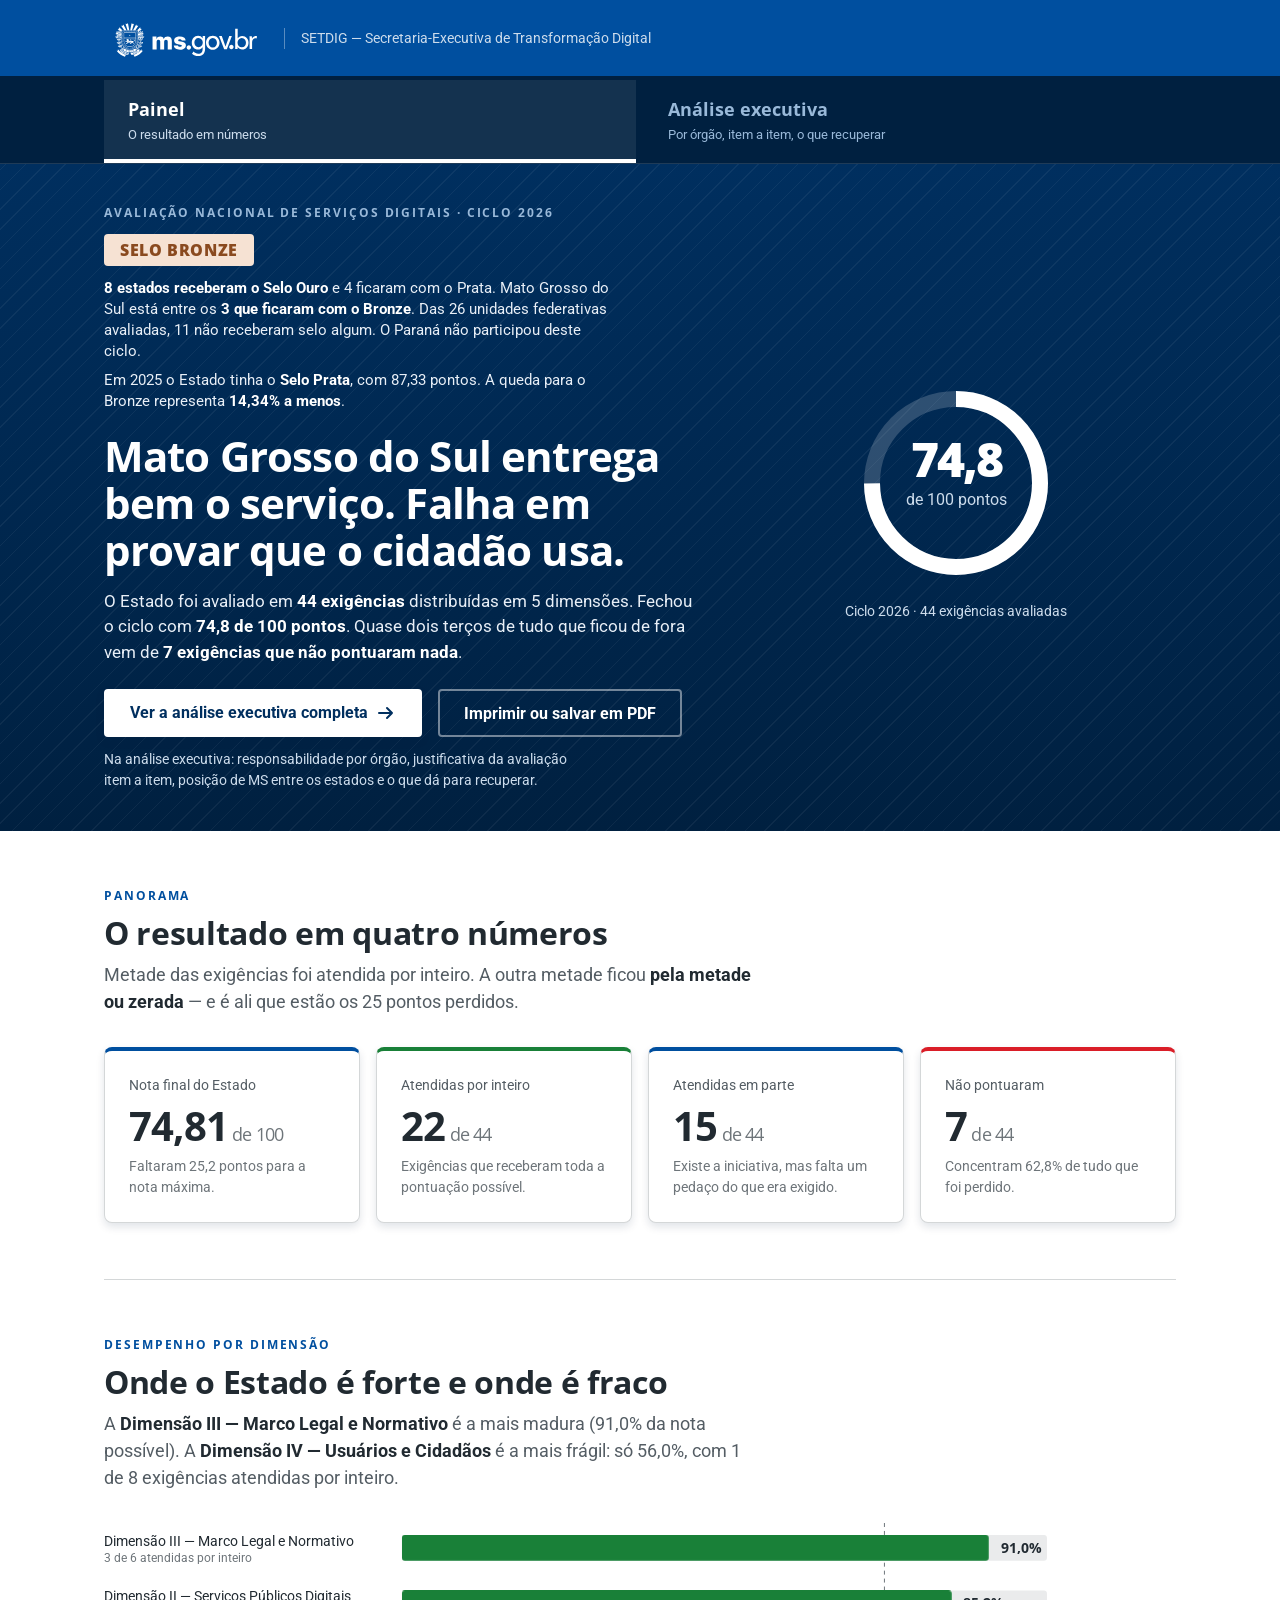
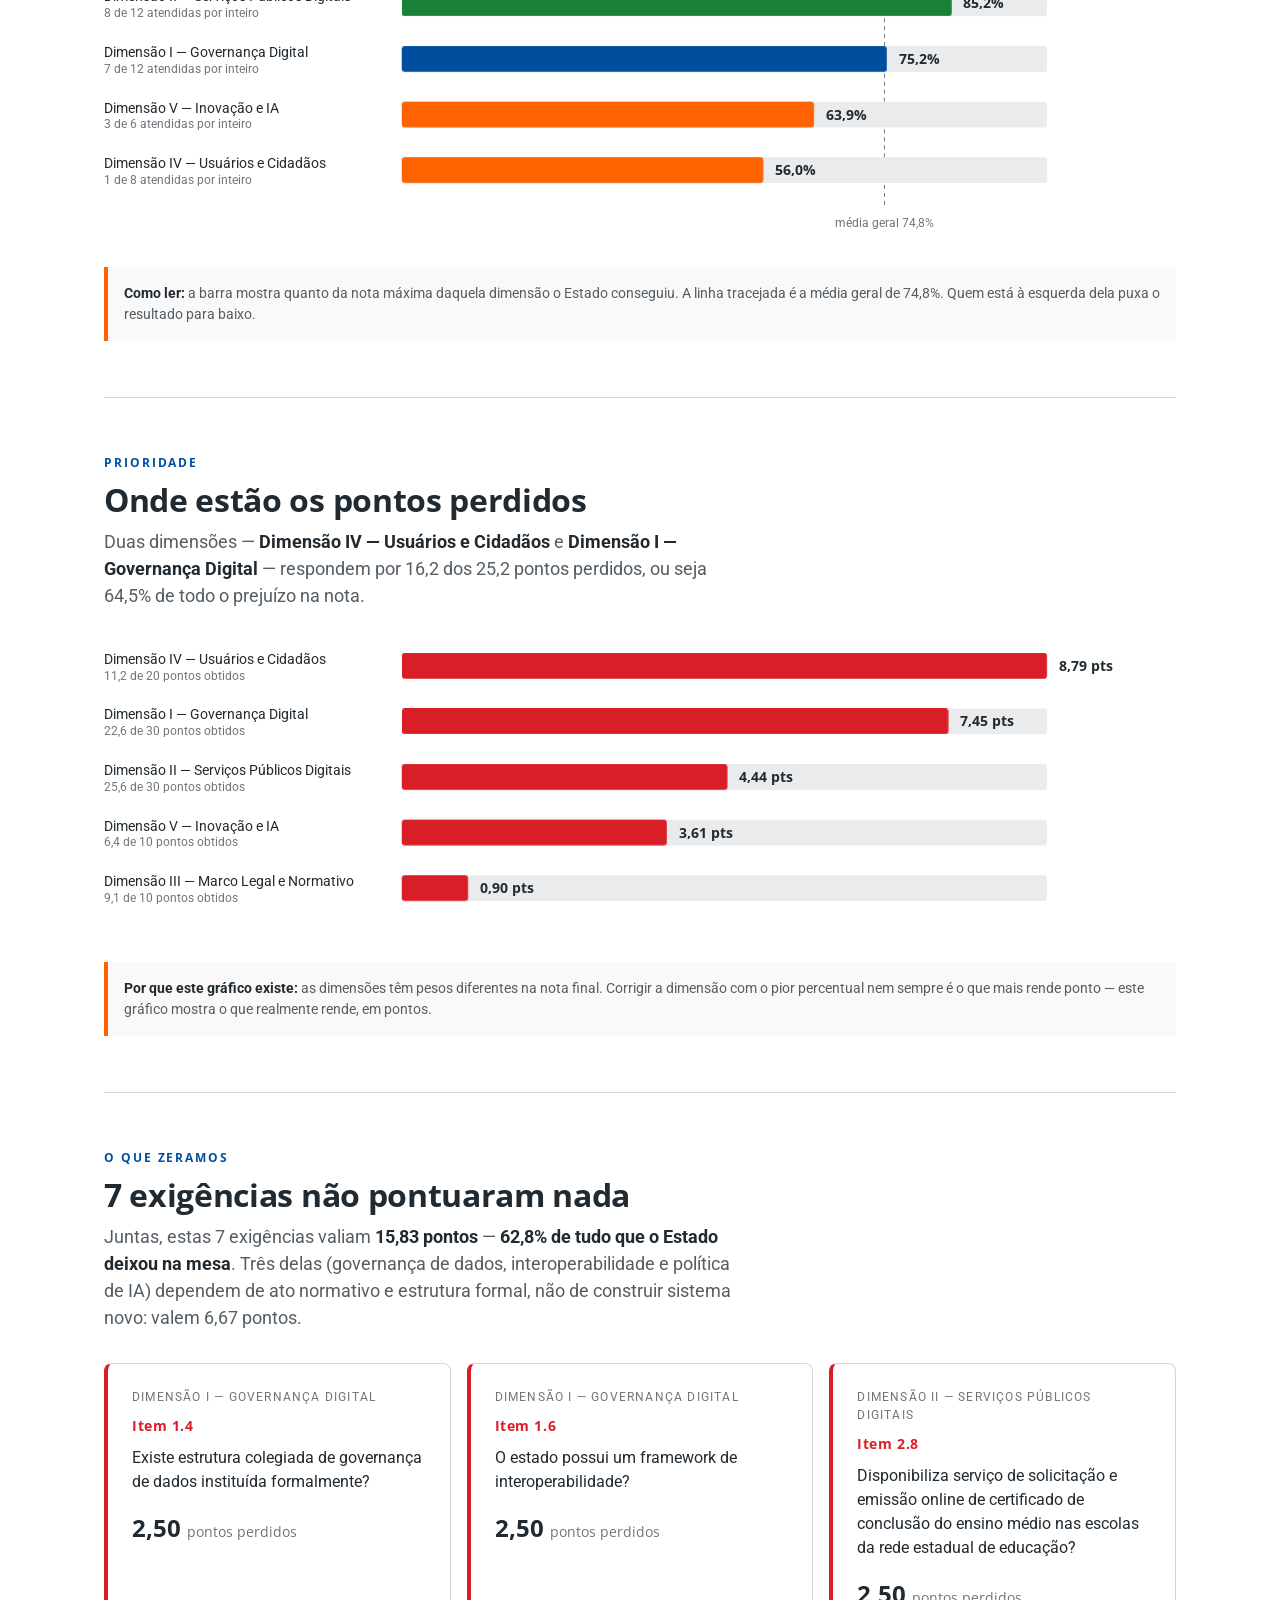
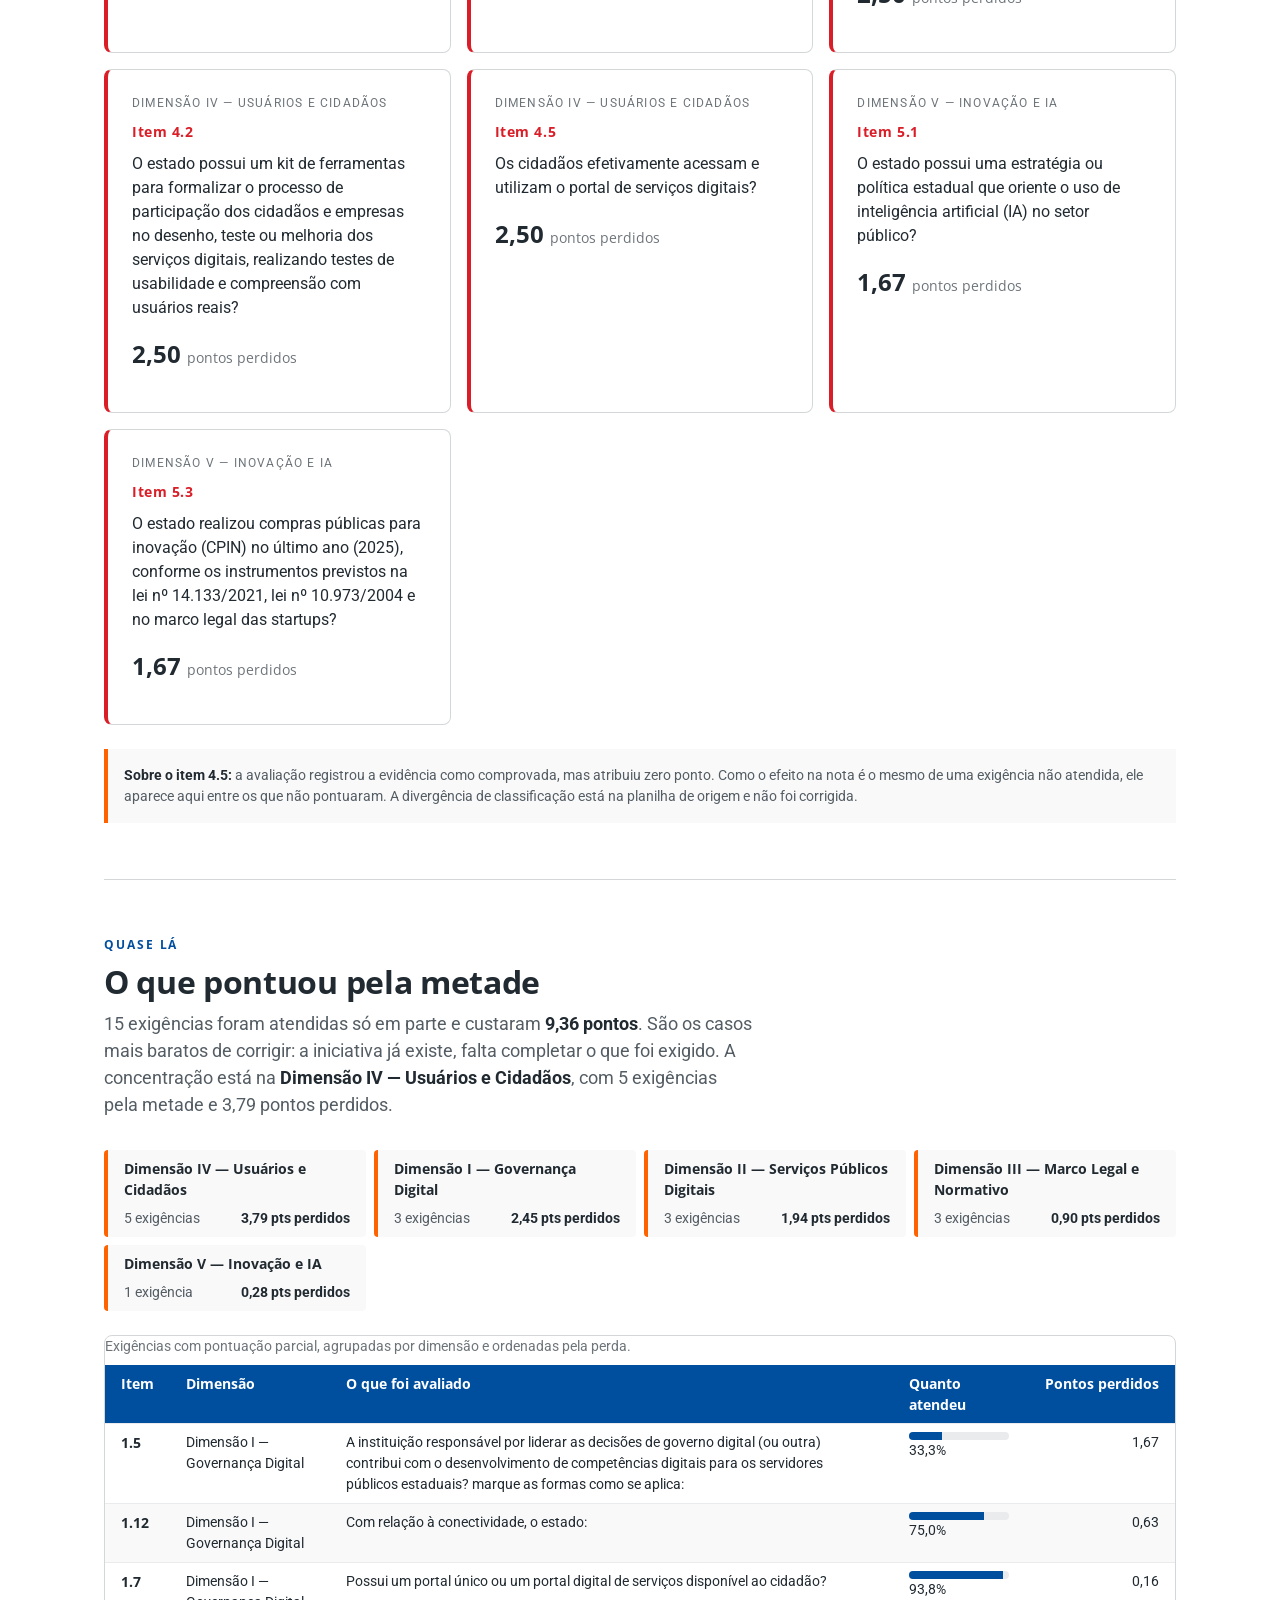
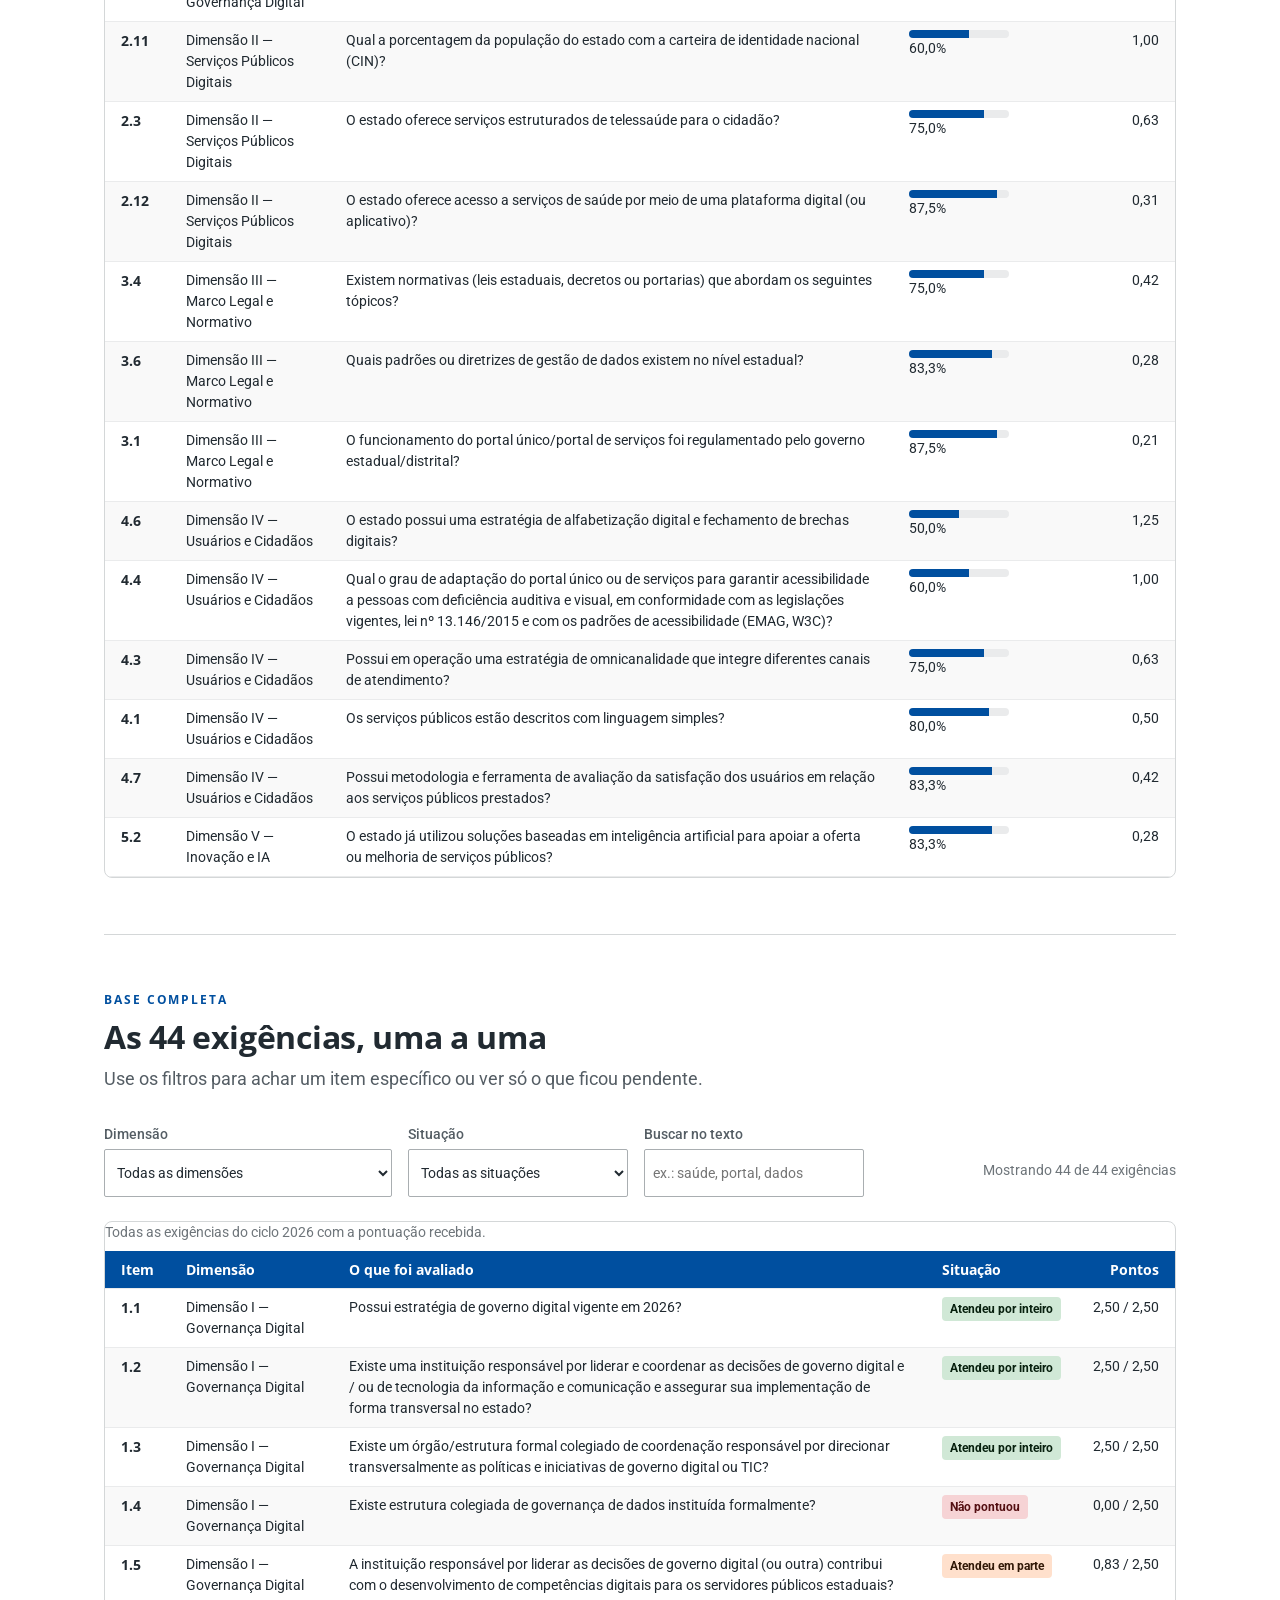
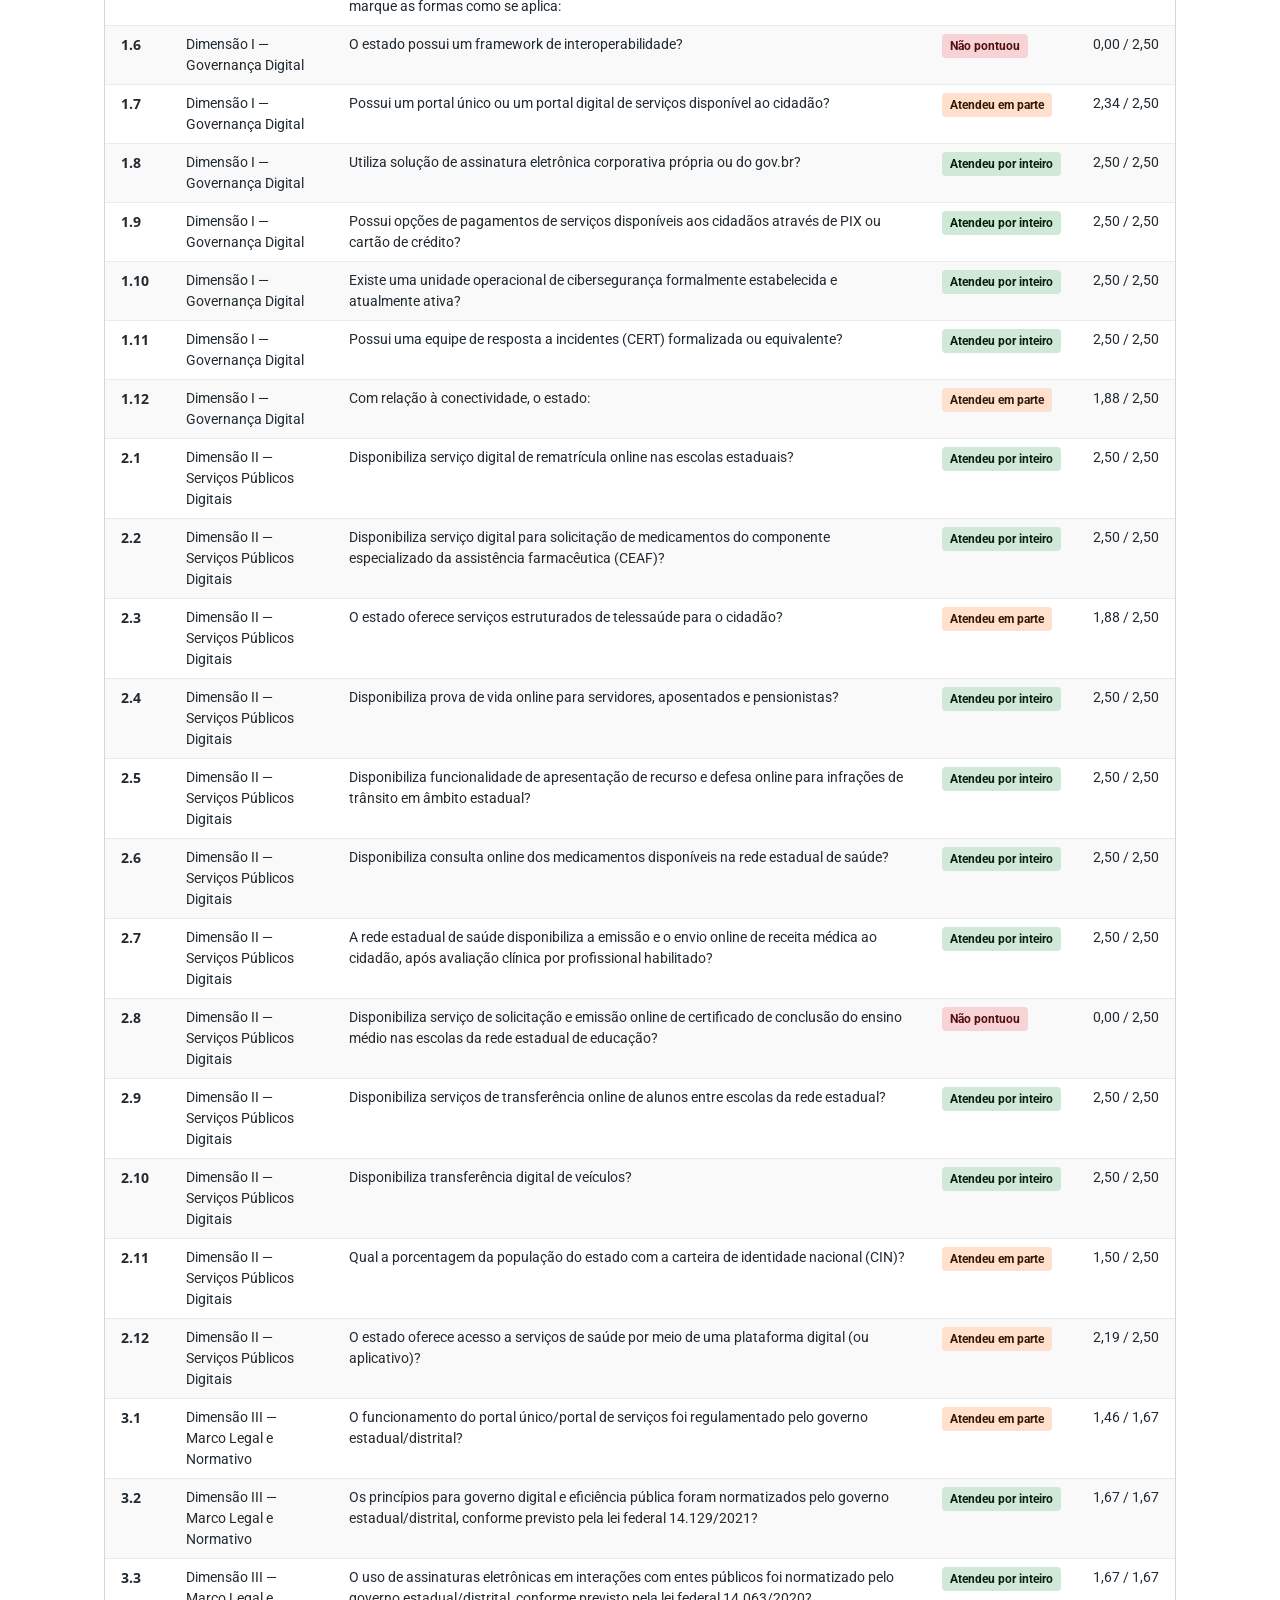
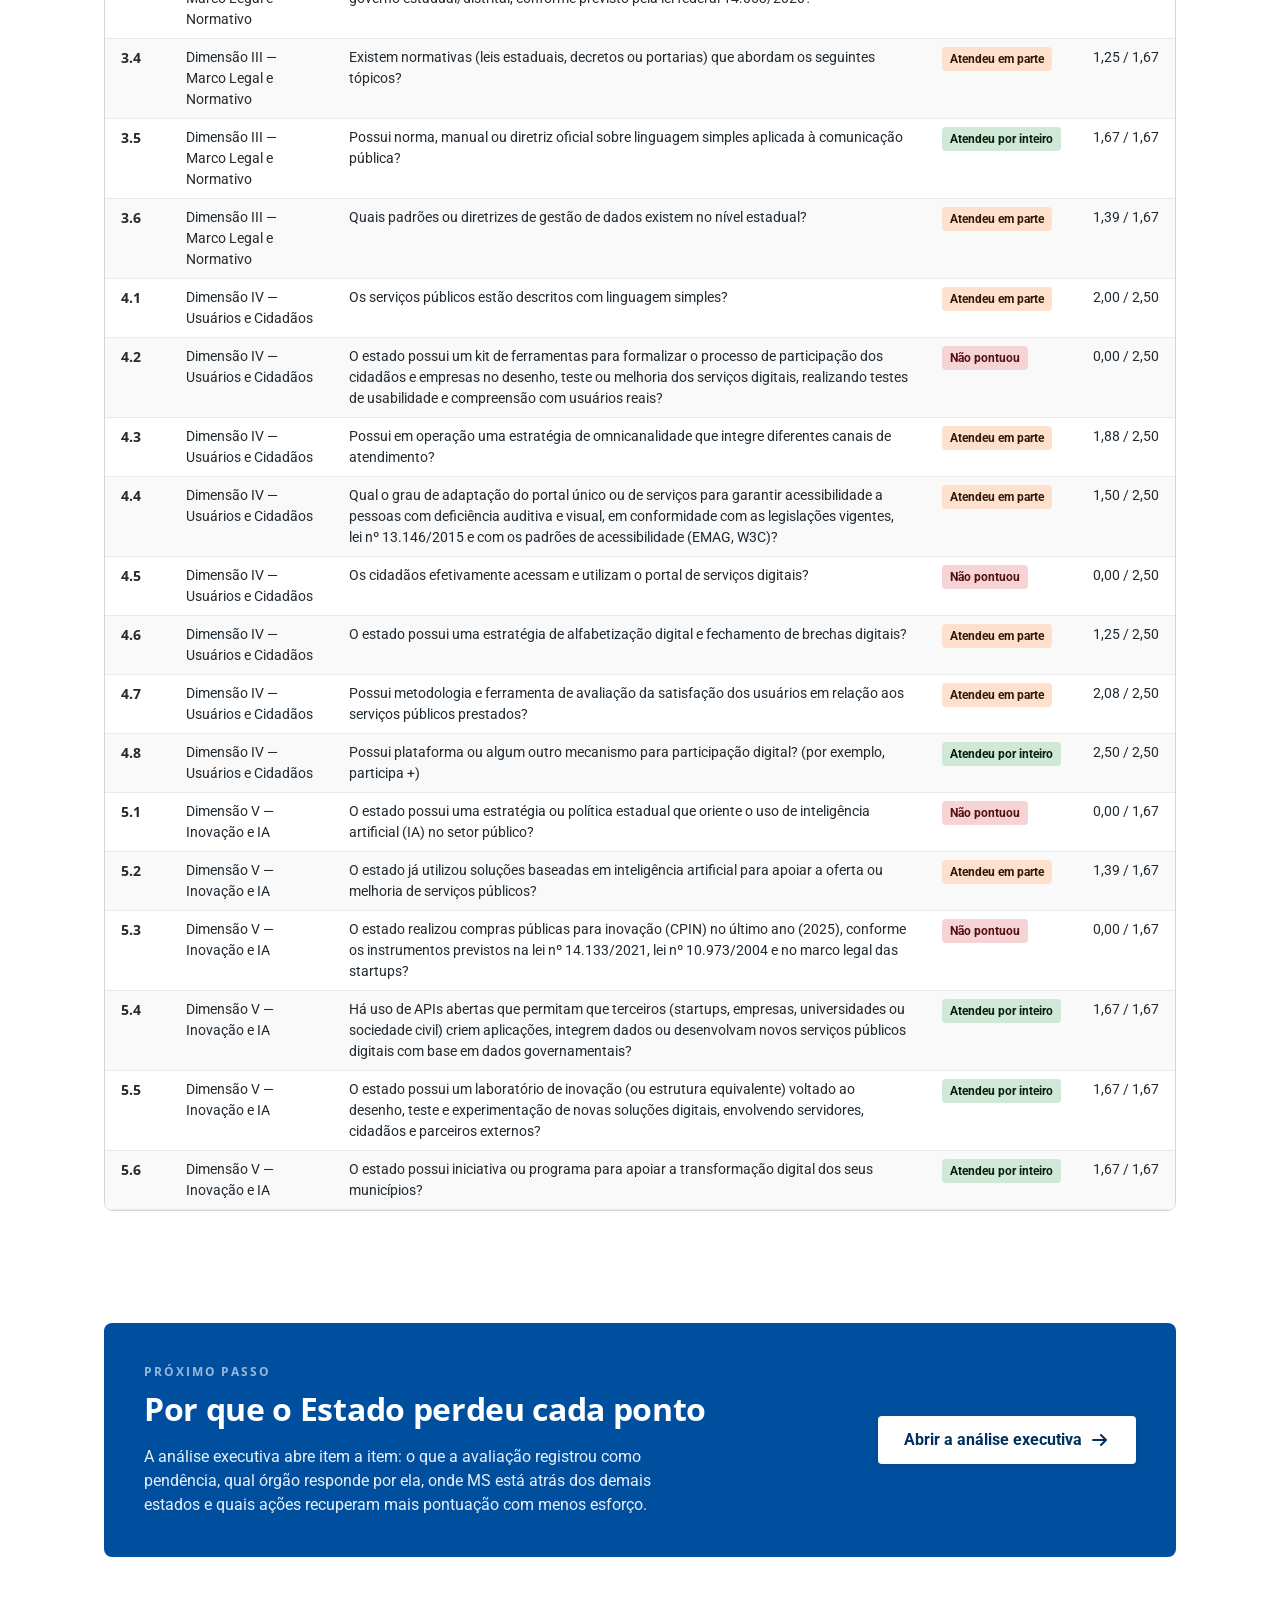
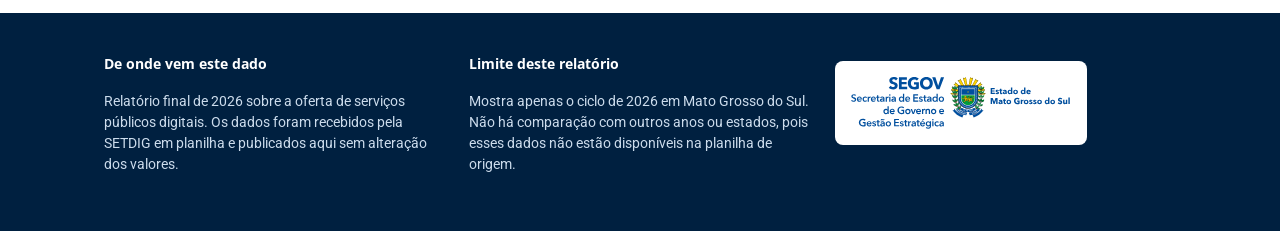
<file: index.html>
<!DOCTYPE html>
<html lang="pt-BR">

<head>
  <meta charset="utf-8">
  <meta name="viewport" content="width=device-width, initial-scale=1">
  <title>Serviços digitais de MS em 2026 — resultado por dimensão</title>
  <meta name="description"
    content="Como Mato Grosso do Sul foi avaliado em 2026 no índice de oferta de serviços públicos digitais: nota por dimensão, o que ficou zerado e onde os pontos foram perdidos.">
  <link rel="preconnect" href="https://fonts.googleapis.com">
  <link rel="preconnect" href="https://fonts.gstatic.com" crossorigin>
  <link
    href="https://fonts.googleapis.com/css2?family=Open+Sans:wght@400;600;700;800&family=Roboto:wght@400;500;700&display=swap"
    rel="stylesheet">
  <link rel="stylesheet" href="assets/styles.css">
</head>

<body class="painel">

  <a class="skip" href="#conteudo">Ir para o conteúdo</a>

  <div class="gov">
    <div class="wrap">
      <img class="logo-ms" src="assets/logo-ms-horizontal.svg" alt="Governo do Estado de Mato Grosso do Sul" width="347"
        height="110">
      <span class="org">SETDIG — Secretaria-Executiva de Transformação Digital</span>
    </div>
  </div>

  <nav class="abas" aria-label="Documentos do ciclo 2026">
    <div class="wrap">
      <a class="aba" href="index.html" aria-current="page">
        <span class="aba-nome">Painel</span>
        <span class="aba-desc">O resultado em números</span>
      </a>
      <a class="aba" href="analise.html">
        <span class="aba-nome">Análise executiva</span>
        <span class="aba-desc">Por órgão, item a item, o que recuperar</span>
      </a>
    </div>
  </nav>

  <header class="hero">
    <div class="wrap">
      <div>
        <p class="eyebrow">Avaliação nacional de serviços digitais · Ciclo 2026</p>
        <div class="selo-bloco" id="selo"></div>
        <h1>Mato Grosso do Sul entrega bem o serviço. Falha em provar que o cidadão usa.</h1>
        <p class="lede">O Estado foi avaliado em <strong>44 exigências</strong> distribuídas em 5 dimensões.
          Fechou o ciclo com <strong>74,8 de 100 pontos</strong>. Quase dois terços de tudo que ficou de fora
          vem de <strong>7 exigências que não pontuaram nada</strong>.</p>
        <div class="acoes">
          <a class="btn btn-primario" href="analise.html">
            Ver a análise executiva completa
            <svg class="btn-seta" viewBox="0 0 20 20" width="20" height="20" aria-hidden="true" focusable="false">
              <path d="M3 10h13M11 5l5 5-5 5" fill="none" stroke="currentColor" stroke-width="2"
                stroke-linecap="round" stroke-linejoin="round" />
            </svg>
          </a>
          <button type="button" class="btn btn-secundario" onclick="window.print()">
            Imprimir ou salvar em PDF
          </button>
        </div>
        <p class="acoes-nota">Na análise executiva: responsabilidade por órgão, justificativa da
          avaliação item a item, posição de MS entre os estados e o que dá para recuperar.</p>
        <p class="so-impressao">A análise executiva completa está em
          <strong>fabioramos-02.github.io/abep/analise.html</strong></p>
      </div>
      <div class="score" id="score"></div>
    </div>
  </header>

  <main id="conteudo" class="wrap">

    <section aria-labelledby="h-panorama">
      <div class="sec-head">
        <p class="kicker">Panorama</p>
        <h2 id="h-panorama">O resultado em quatro números</h2>
        <p class="anchor">Metade das exigências foi atendida por inteiro. A outra metade
          ficou <strong>pela metade ou zerada</strong> — e é ali que estão os 25 pontos perdidos.</p>
      </div>
      <div class="kpis" id="kpis"></div>
    </section>

    <section aria-labelledby="h-dim">
      <div class="sec-head">
        <p class="kicker">Desempenho por dimensão</p>
        <h2 id="h-dim">Onde o Estado é forte e onde é fraco</h2>
        <p class="anchor" id="anchor-dim"></p>
      </div>
      <div id="chart-aproveitamento"></div>
      <p class="note"><strong>Como ler:</strong> a barra mostra quanto da nota máxima daquela dimensão o Estado
        conseguiu. A linha tracejada é a média geral de 74,8%. Quem está à esquerda dela puxa o resultado para baixo.
      </p>
    </section>

    <section aria-labelledby="h-perda">
      <div class="sec-head">
        <p class="kicker">Prioridade</p>
        <h2 id="h-perda">Onde estão os pontos perdidos</h2>
        <p class="anchor" id="anchor-perda"></p>
      </div>
      <div id="chart-perda"></div>
      <p class="note"><strong>Por que este gráfico existe:</strong> as dimensões têm pesos diferentes na nota final.
        Corrigir a dimensão com o pior percentual nem sempre é o que mais rende ponto — este gráfico mostra o que
        realmente rende, em pontos.</p>
    </section>

    <section aria-labelledby="h-zeros">
      <div class="sec-head">
        <p class="kicker">O que zeramos</p>
        <h2 id="h-zeros">7 exigências não pontuaram nada</h2>
        <p class="anchor" id="anchor-zeros"></p>
      </div>
      <div class="zeros" id="zeros"></div>
      <p class="note" id="nota-zeros"></p>
    </section>

    <section aria-labelledby="h-parciais">
      <div class="sec-head">
        <p class="kicker">Quase lá</p>
        <h2 id="h-parciais">O que pontuou pela metade</h2>
        <p class="anchor" id="anchor-parciais"></p>
      </div>
      <ul class="dim-list" id="parciais-por-dim"></ul>
      <div class="table-scroll">
        <table>
          <caption>Exigências com pontuação parcial, agrupadas por dimensão e ordenadas pela perda.</caption>
          <thead>
            <tr>
              <th scope="col">Item</th>
              <th scope="col">Dimensão</th>
              <th scope="col">O que foi avaliado</th>
              <th scope="col">Quanto atendeu</th>
              <th scope="col" class="n">Pontos perdidos</th>
            </tr>
          </thead>
          <tbody id="parciais"></tbody>
        </table>
      </div>
    </section>

    <section aria-labelledby="h-todos">
      <div class="sec-head">
        <p class="kicker">Base completa</p>
        <h2 id="h-todos">As 44 exigências, uma a uma</h2>
        <p class="anchor">Use os filtros para achar um item específico ou ver só o que ficou pendente.</p>
      </div>

      <div class="filters">
        <div class="field">
          <label for="f-dim">Dimensão</label>
          <select id="f-dim">
            <option value="">Todas as dimensões</option>
          </select>
        </div>
        <div class="field">
          <label for="f-status">Situação</label>
          <select id="f-status">
            <option value="">Todas as situações</option>
            <option value="cheio">Atendeu por inteiro</option>
            <option value="parcial">Atendeu em parte</option>
            <option value="zerado">Não pontuou</option>
          </select>
        </div>
        <div class="field">
          <label for="f-busca">Buscar no texto</label>
          <input id="f-busca" type="search" placeholder="ex.: saúde, portal, dados">
        </div>
        <p class="count" id="contador" role="status"></p>
      </div>

      <div class="table-scroll">
        <table>
          <caption>Todas as exigências do ciclo 2026 com a pontuação recebida.</caption>
          <thead>
            <tr>
              <th scope="col">Item</th>
              <th scope="col">Dimensão</th>
              <th scope="col">O que foi avaliado</th>
              <th scope="col">Situação</th>
              <th scope="col" class="n">Pontos</th>
            </tr>
          </thead>
          <tbody id="todos"></tbody>
        </table>
      </div>
    </section>

    <aside class="proximo">
      <div>
        <p class="proximo-rotulo">Próximo passo</p>
        <h2>Por que o Estado perdeu cada ponto</h2>
        <p>A análise executiva abre item a item: o que a avaliação registrou como pendência, qual órgão
          responde por ela, onde MS está atrás dos demais estados e quais ações recuperam mais pontuação
          com menos esforço.</p>
      </div>
      <a class="btn btn-primario" href="analise.html">
        Abrir a análise executiva
        <svg class="btn-seta" viewBox="0 0 20 20" width="20" height="20" aria-hidden="true" focusable="false">
          <path d="M3 10h13M11 5l5 5-5 5" fill="none" stroke="currentColor" stroke-width="2"
            stroke-linecap="round" stroke-linejoin="round" />
        </svg>
      </a>
    </aside>

  </main>

  <footer>
    <div class="wrap cols">
      <div>
        <p><strong>De onde vem este dado</strong></p>
        <p>Relatório final de 2026 sobre a oferta de serviços públicos digitais. Os dados foram recebidos pela SETDIG em
          planilha e publicados aqui sem alteração dos valores.</p>
      </div>
      <div>
        <p><strong>Limite deste relatório</strong></p>
        <p>Mostra apenas o ciclo de 2026 em Mato Grosso do Sul. Não há comparação com outros anos ou estados, pois esses
          dados não estão disponíveis na planilha de origem.</p>
      </div>
      <div>

        <p class="plaque">
          <img src="assets/logo-segov.svg" alt="SEGOV — Secretaria de Estado de Governo e Gestão Estratégica"
            width="402" height="95">
        </p>
      </div>
    </div>
  </footer>

  <script src="assets/base.js"></script>
  <script src="assets/app.js"></script>
</body>

</html>
</file>
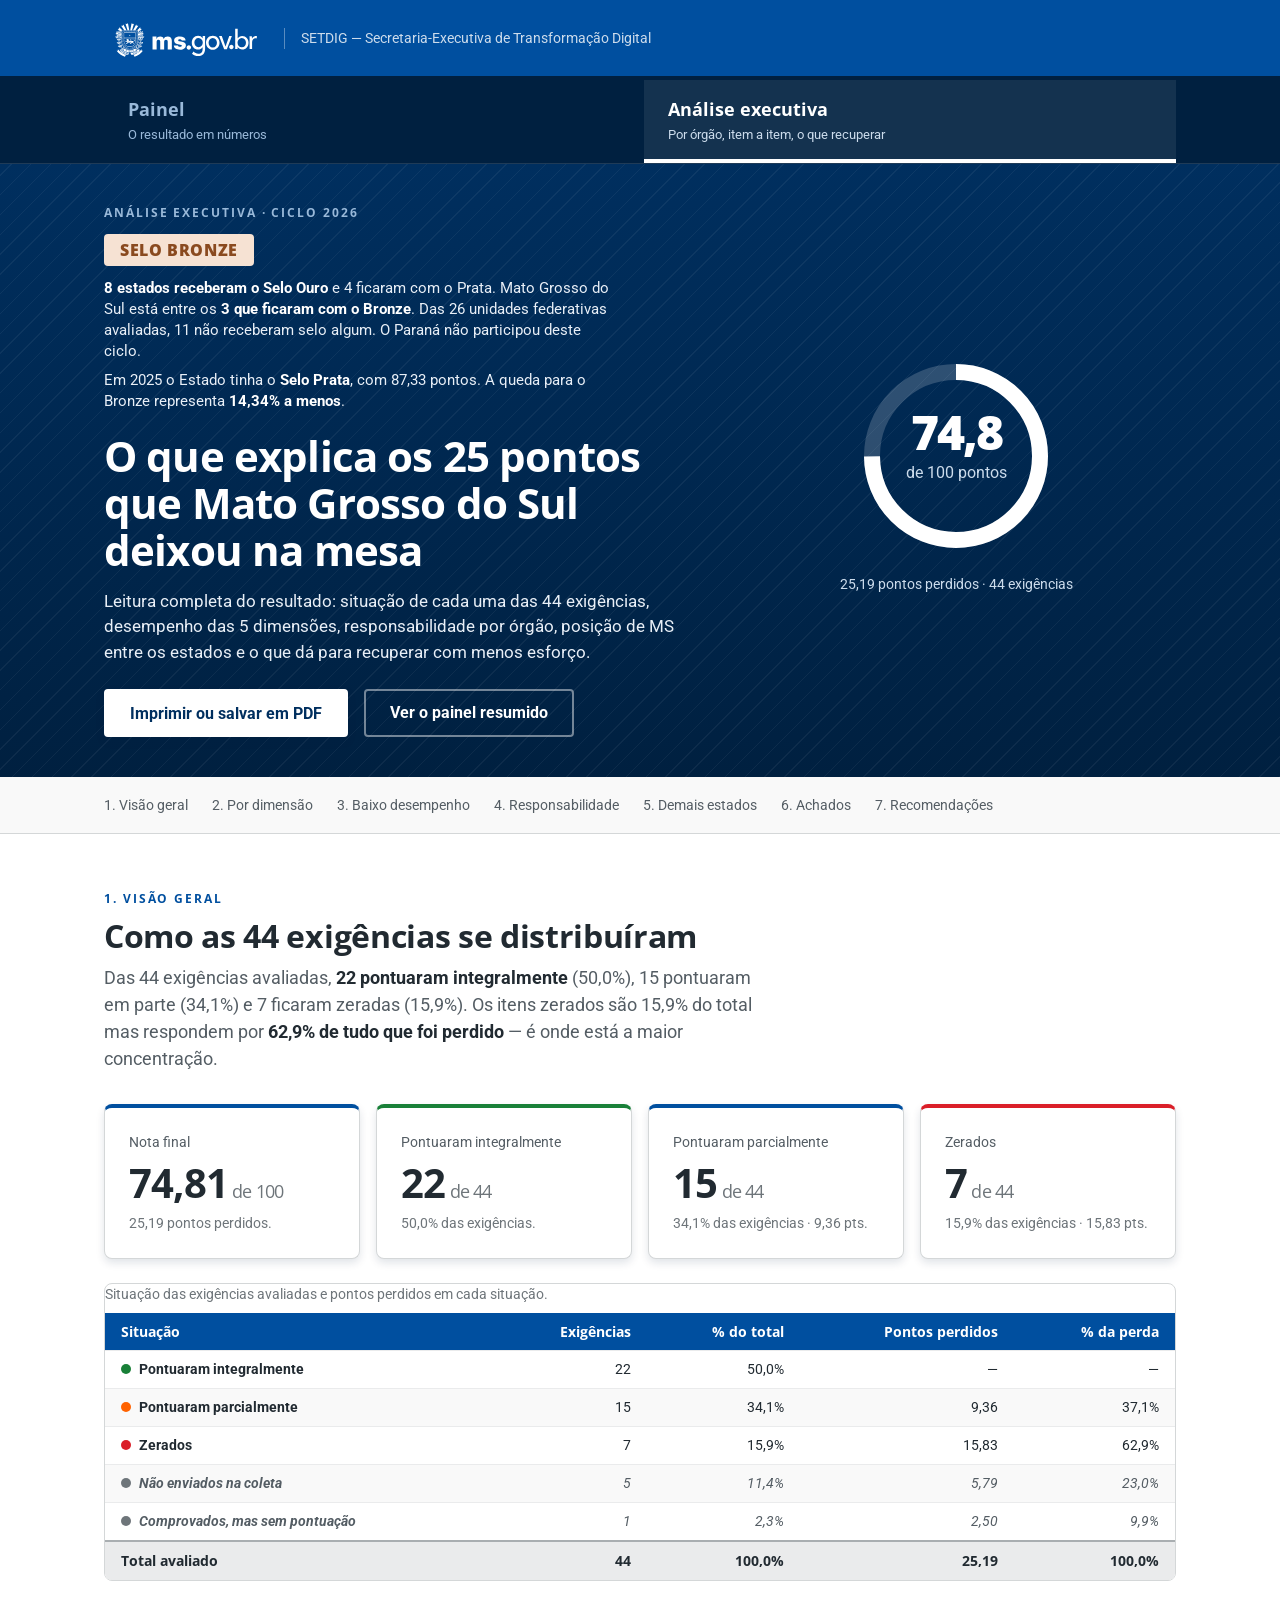
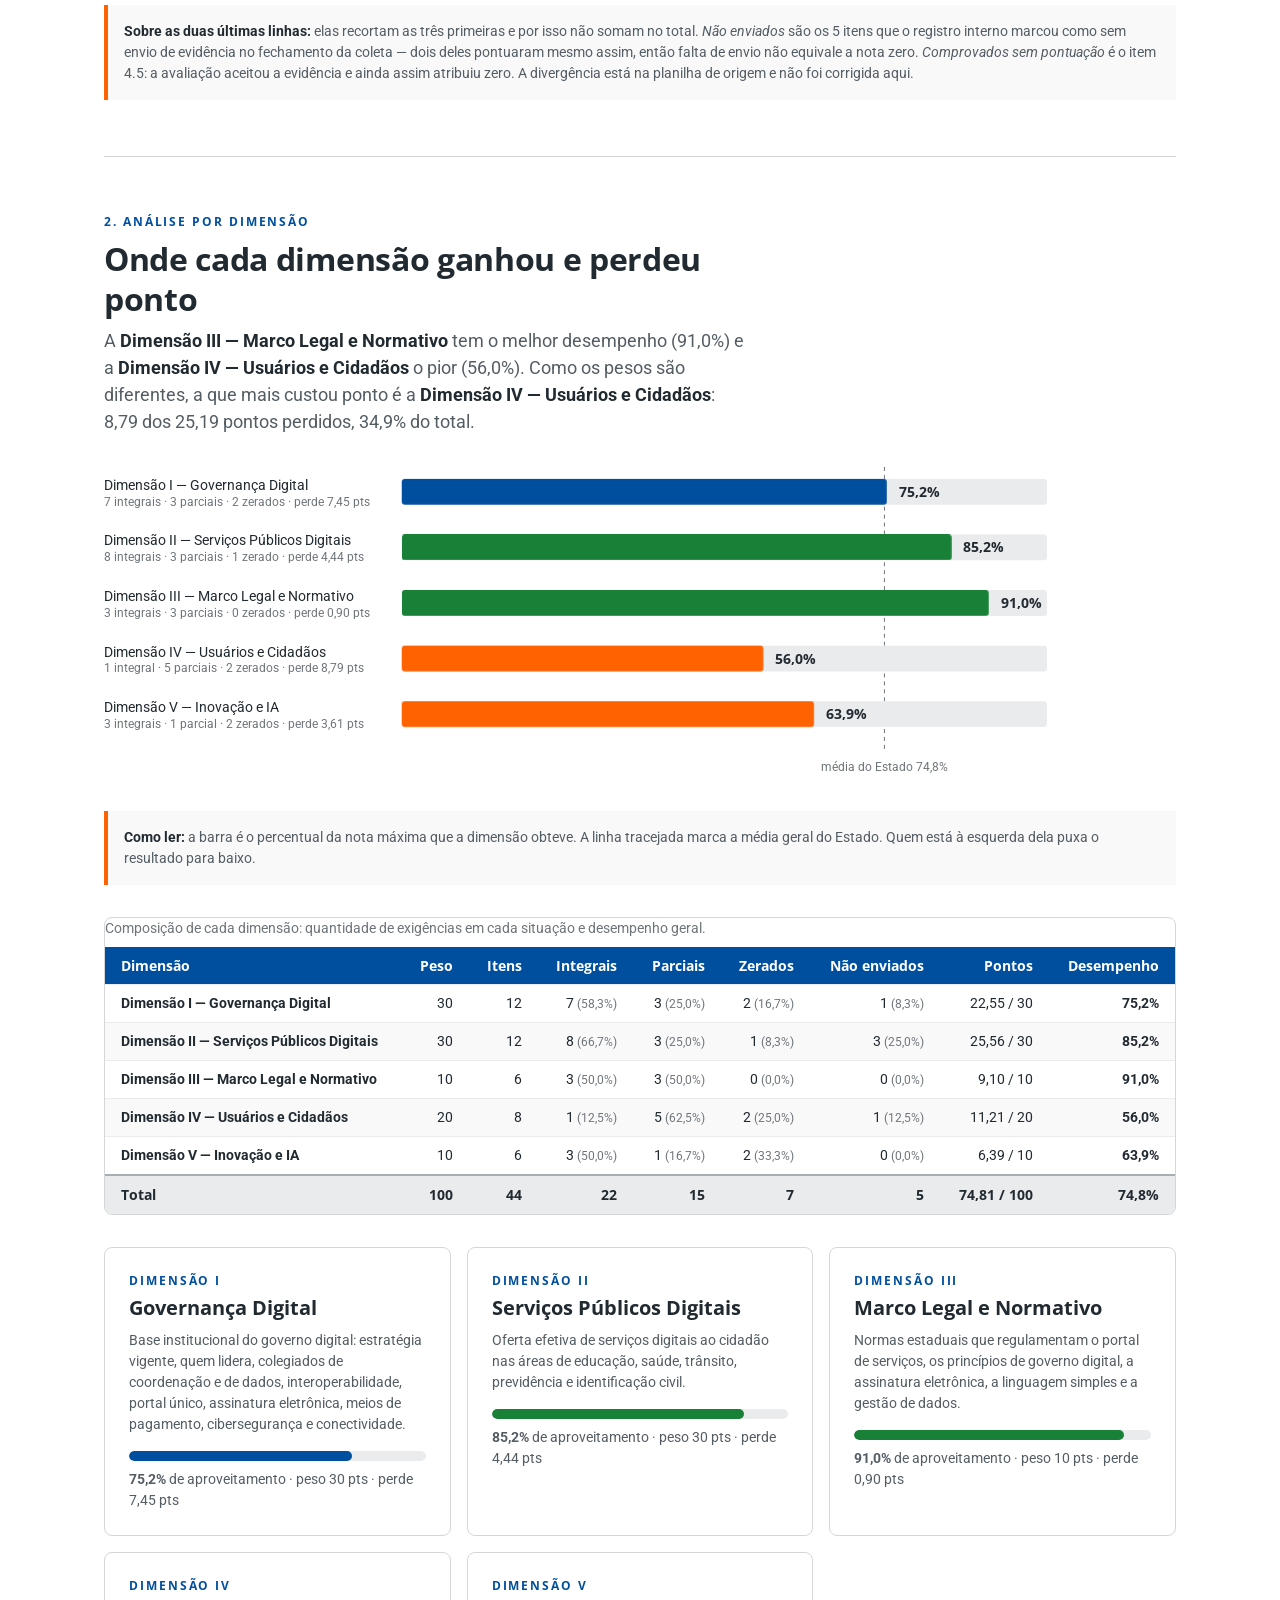
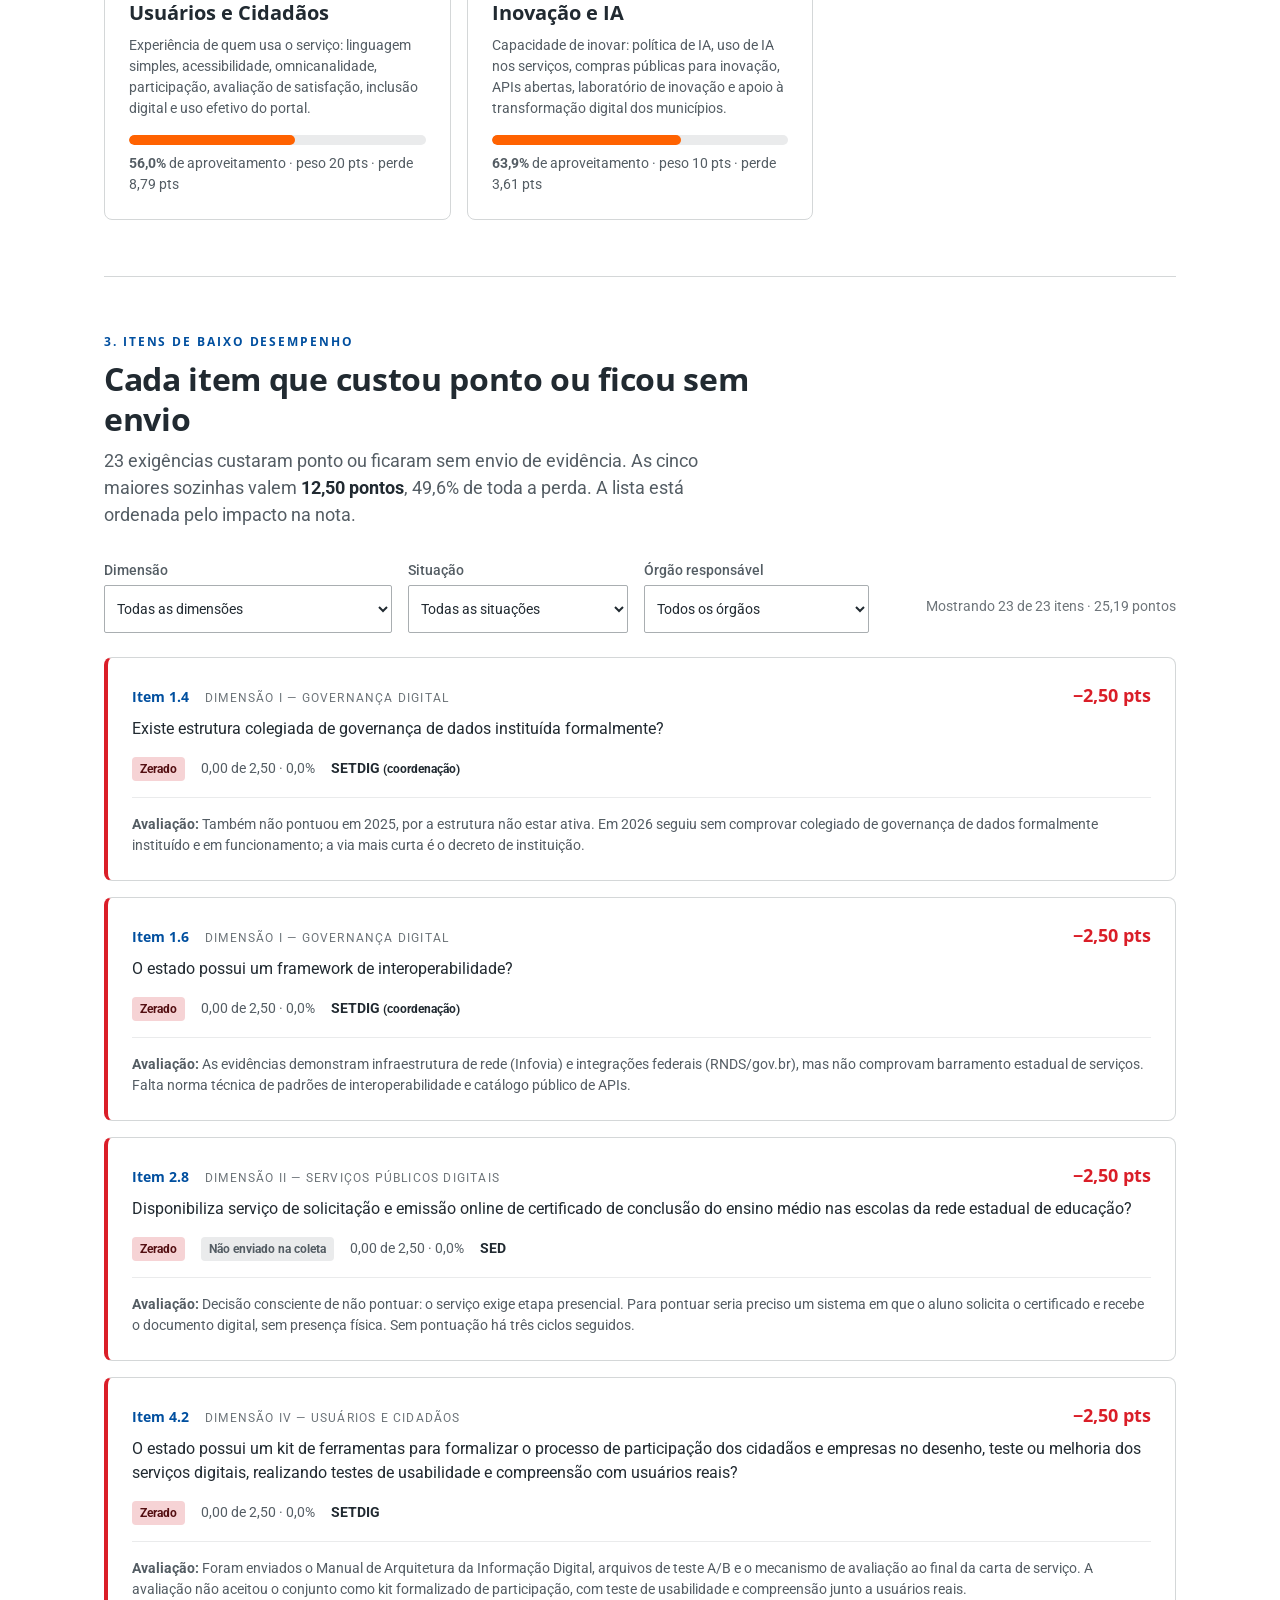
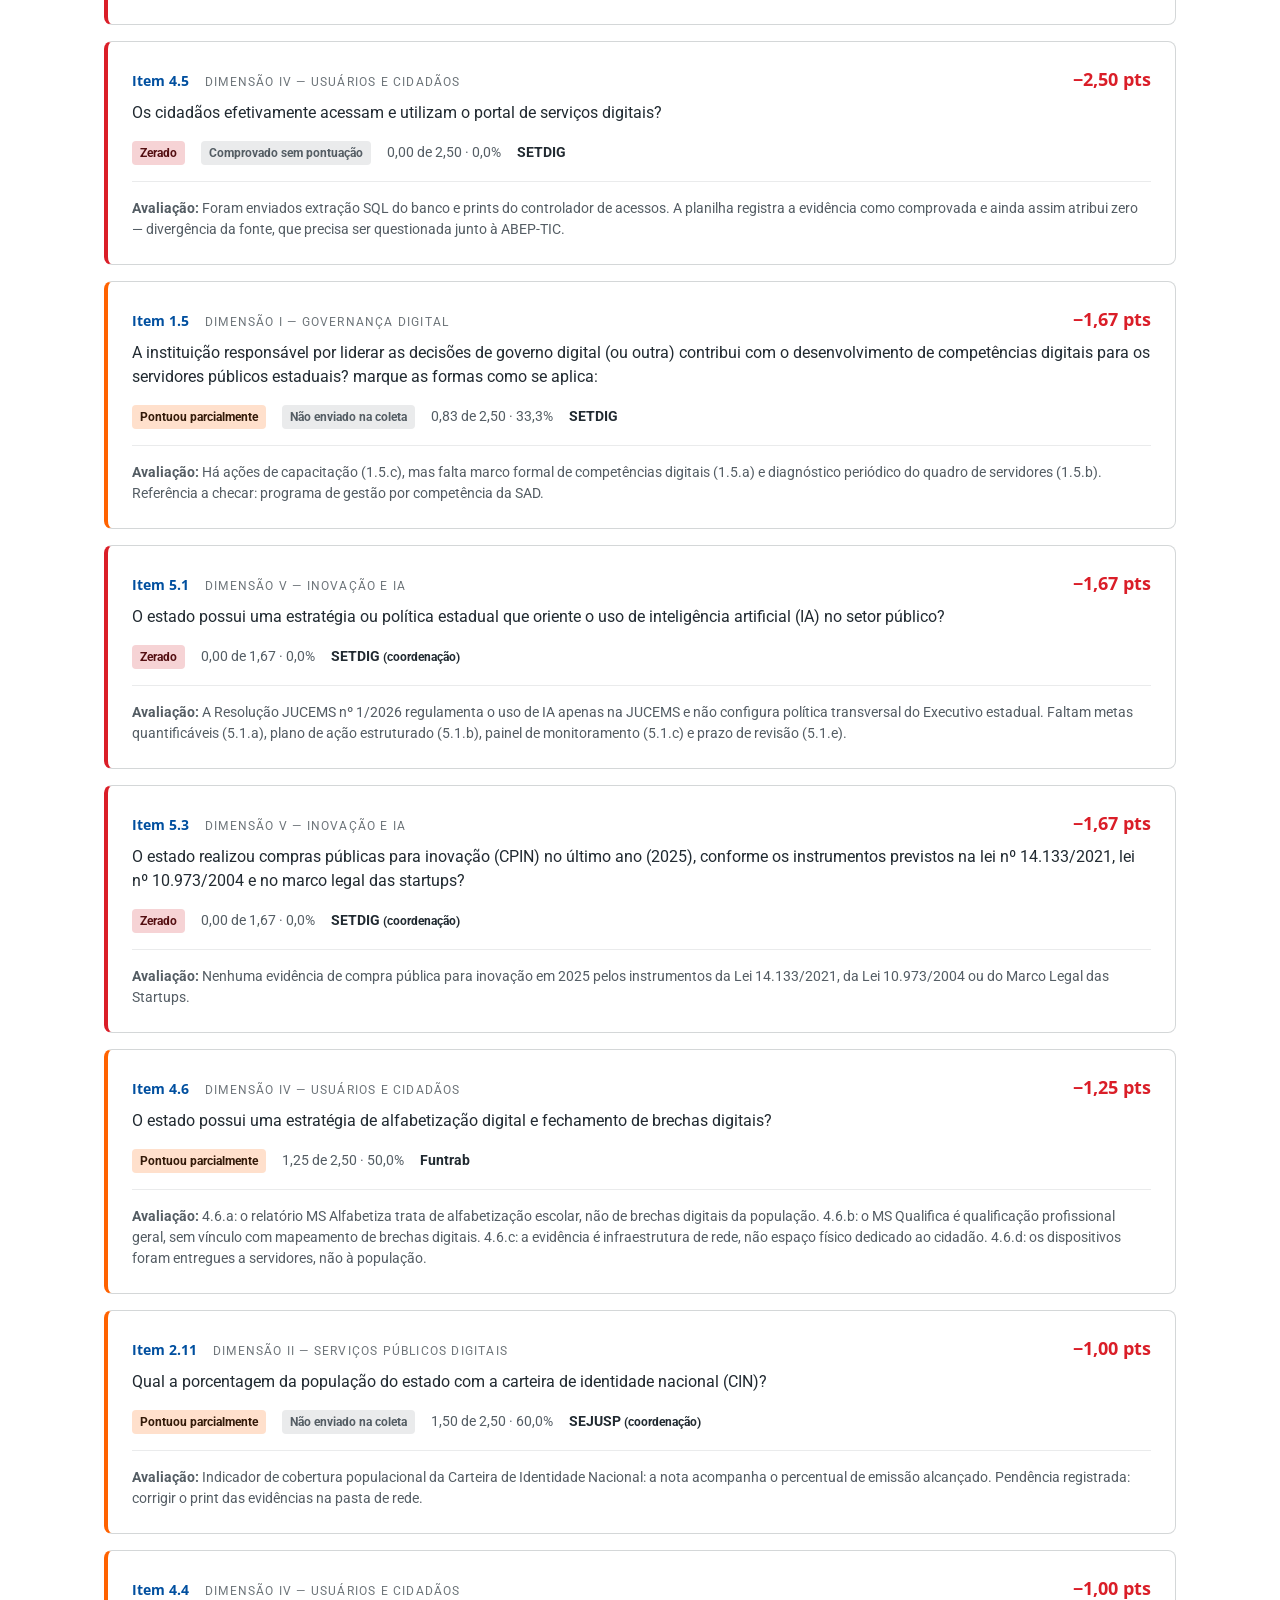
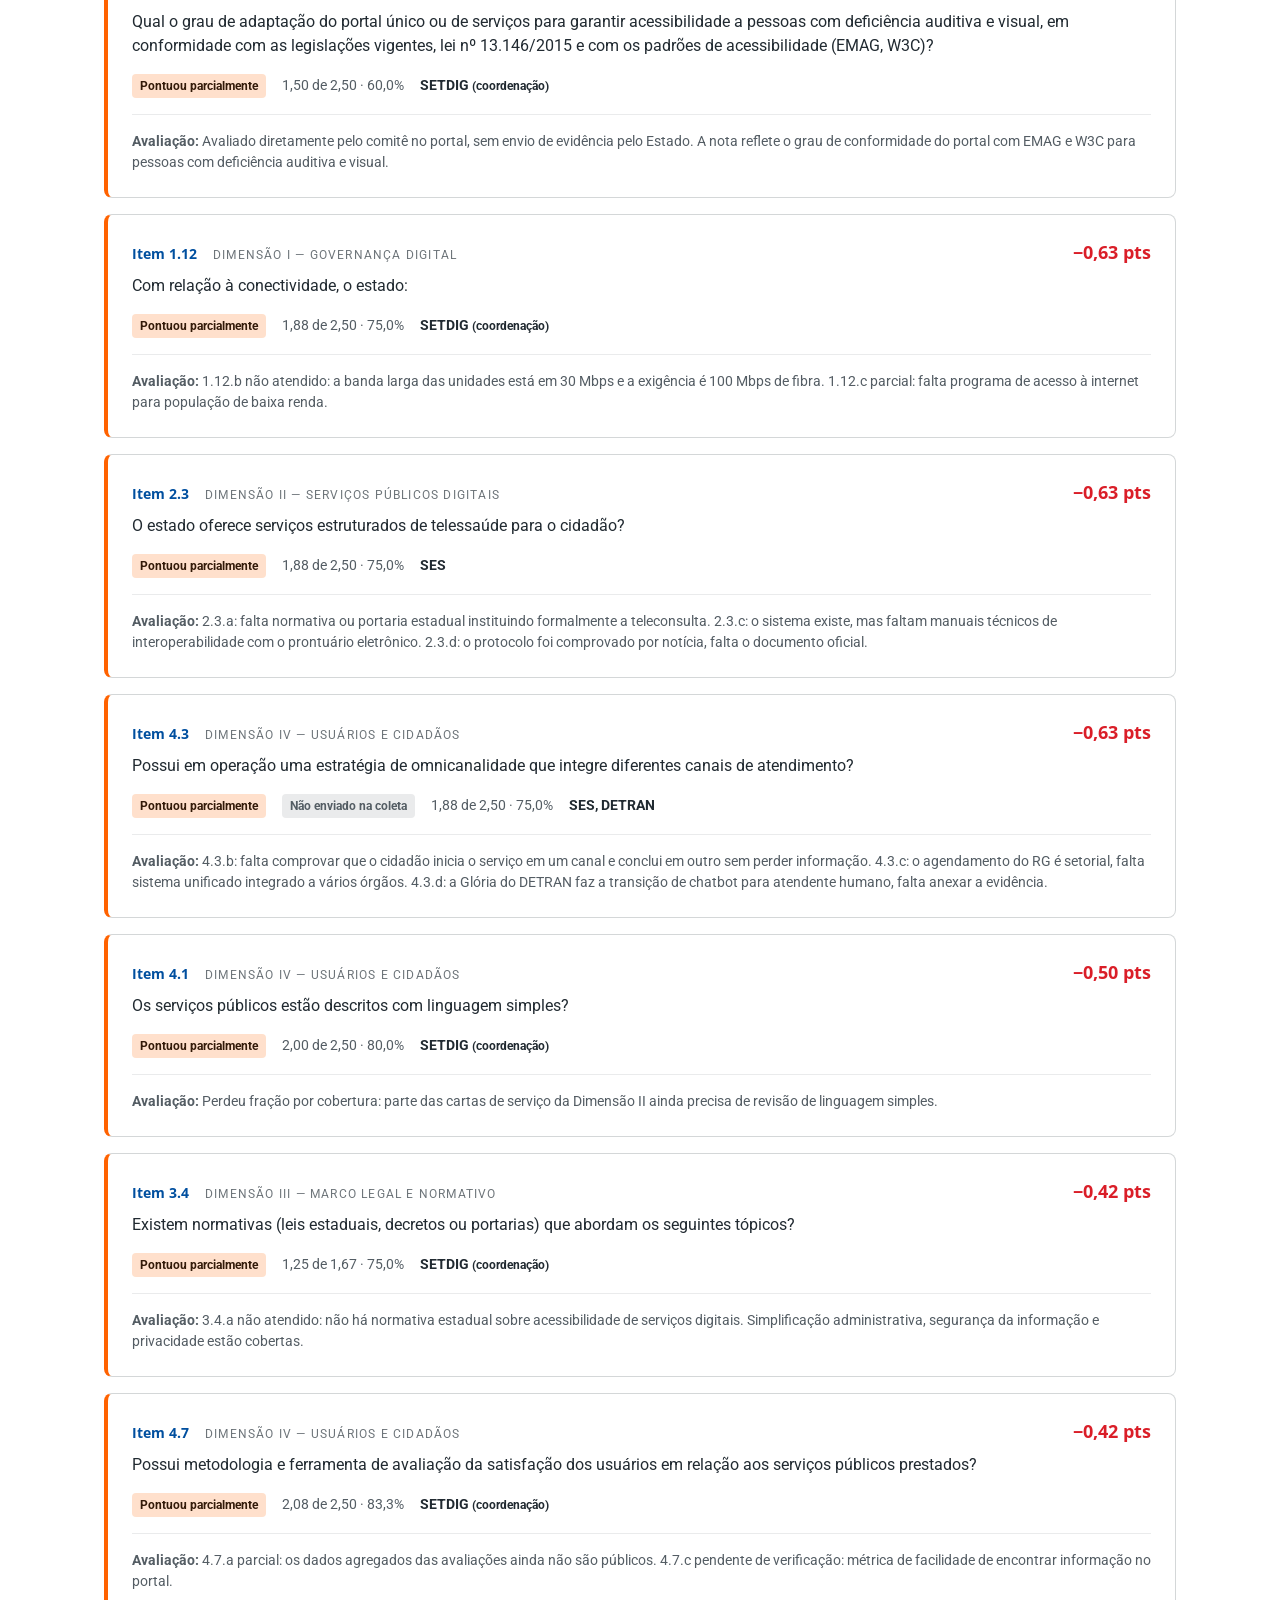
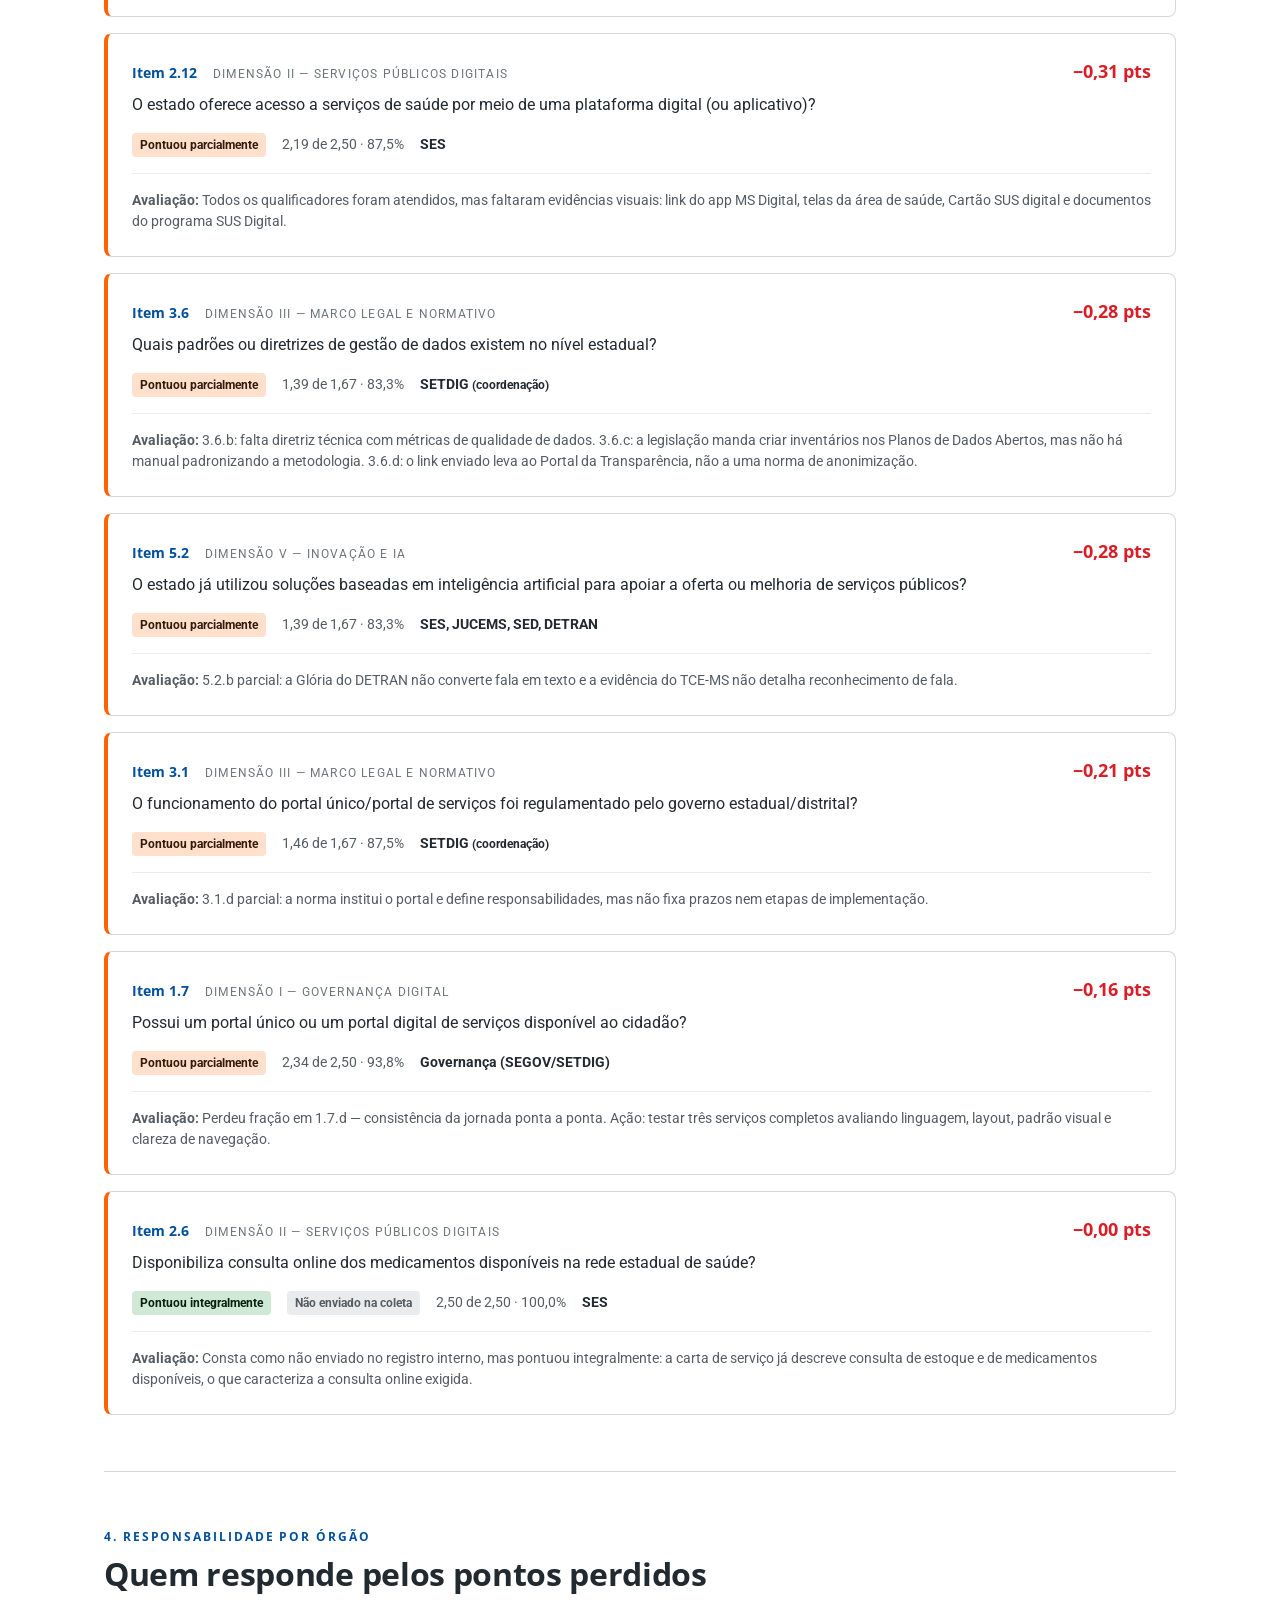
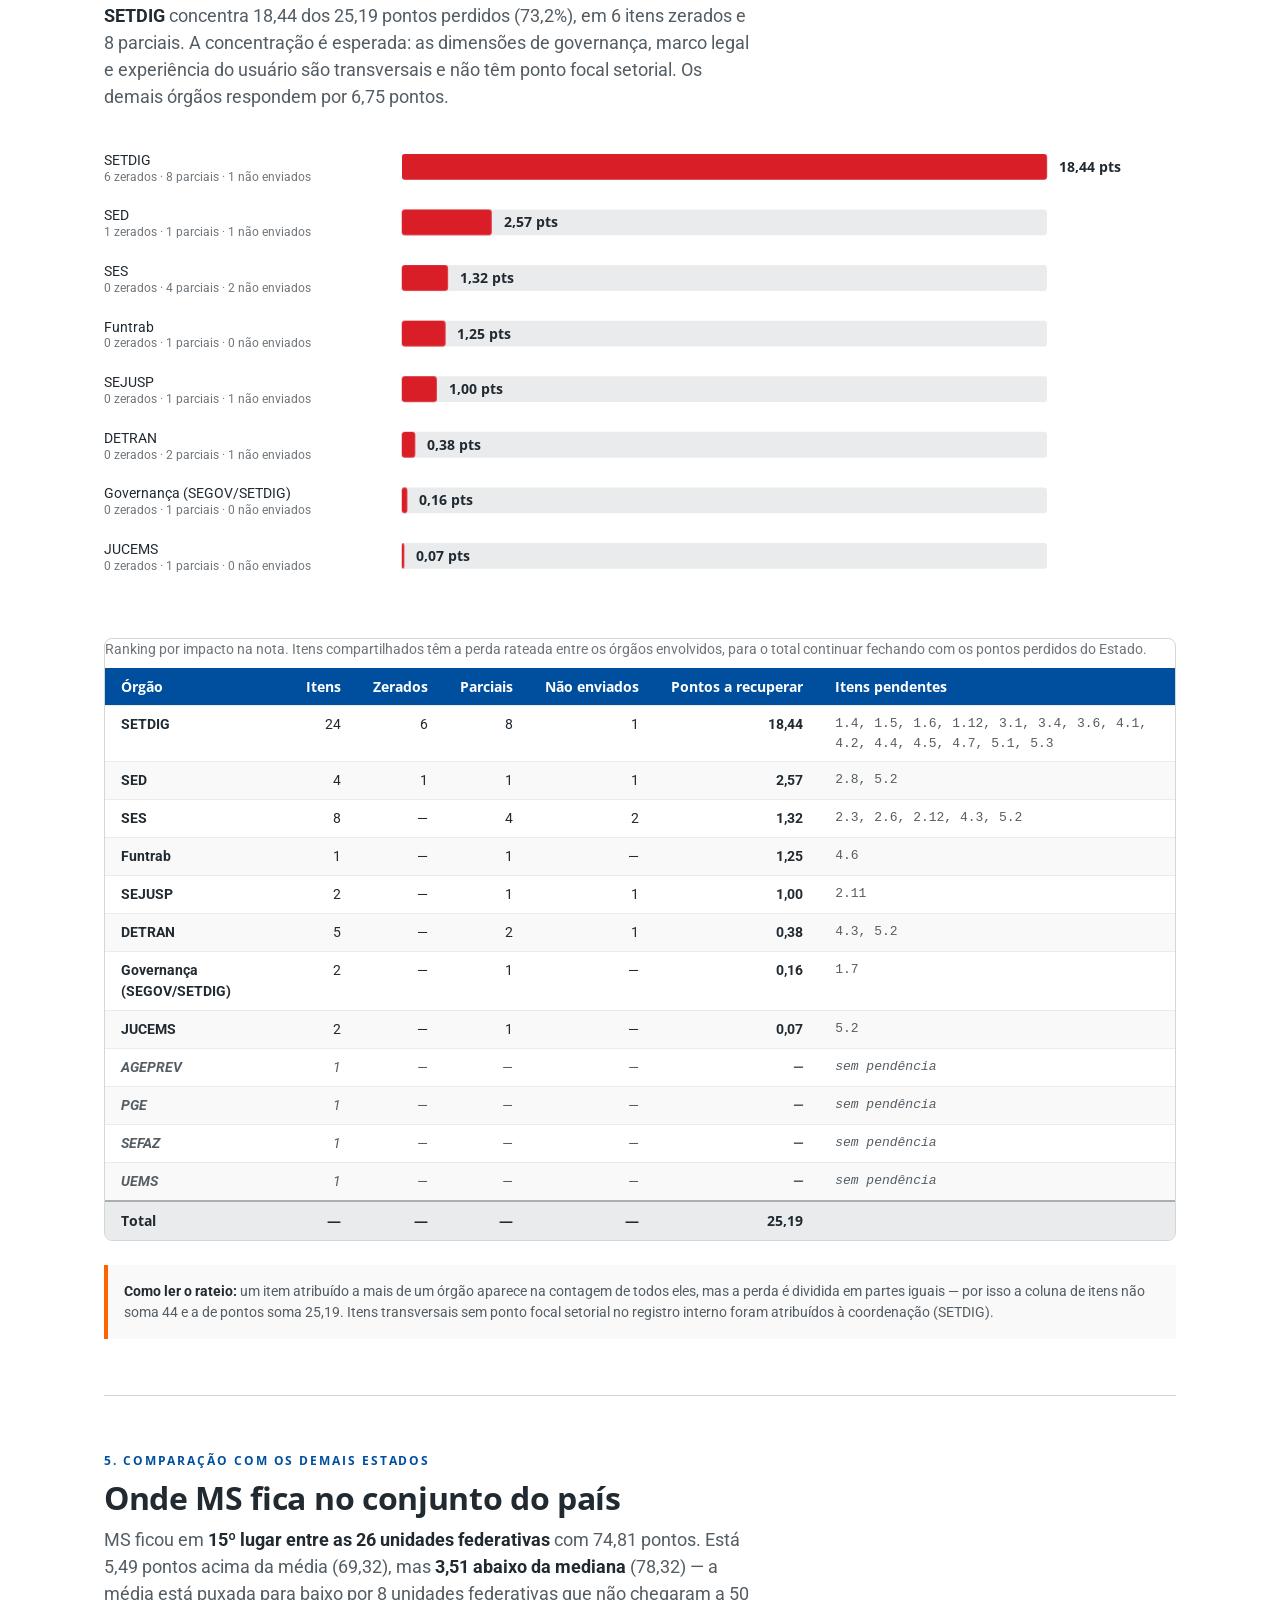
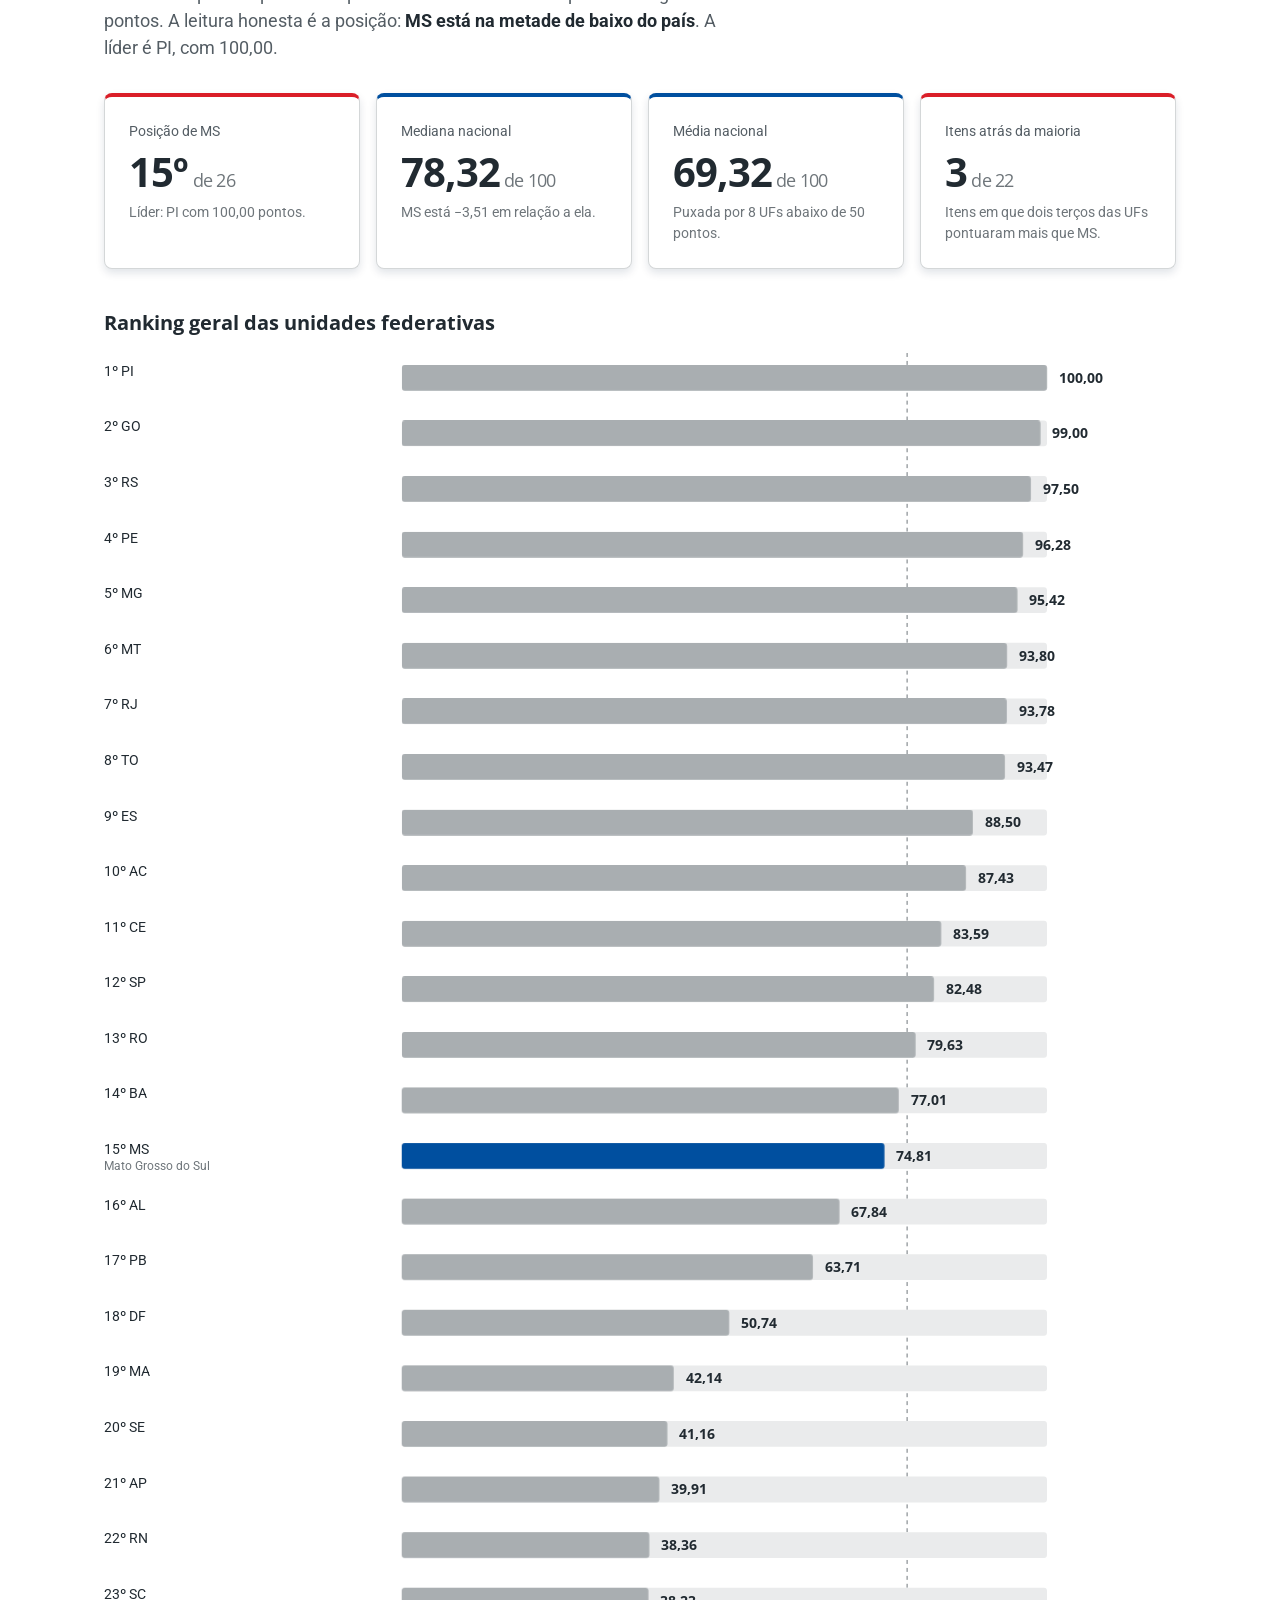
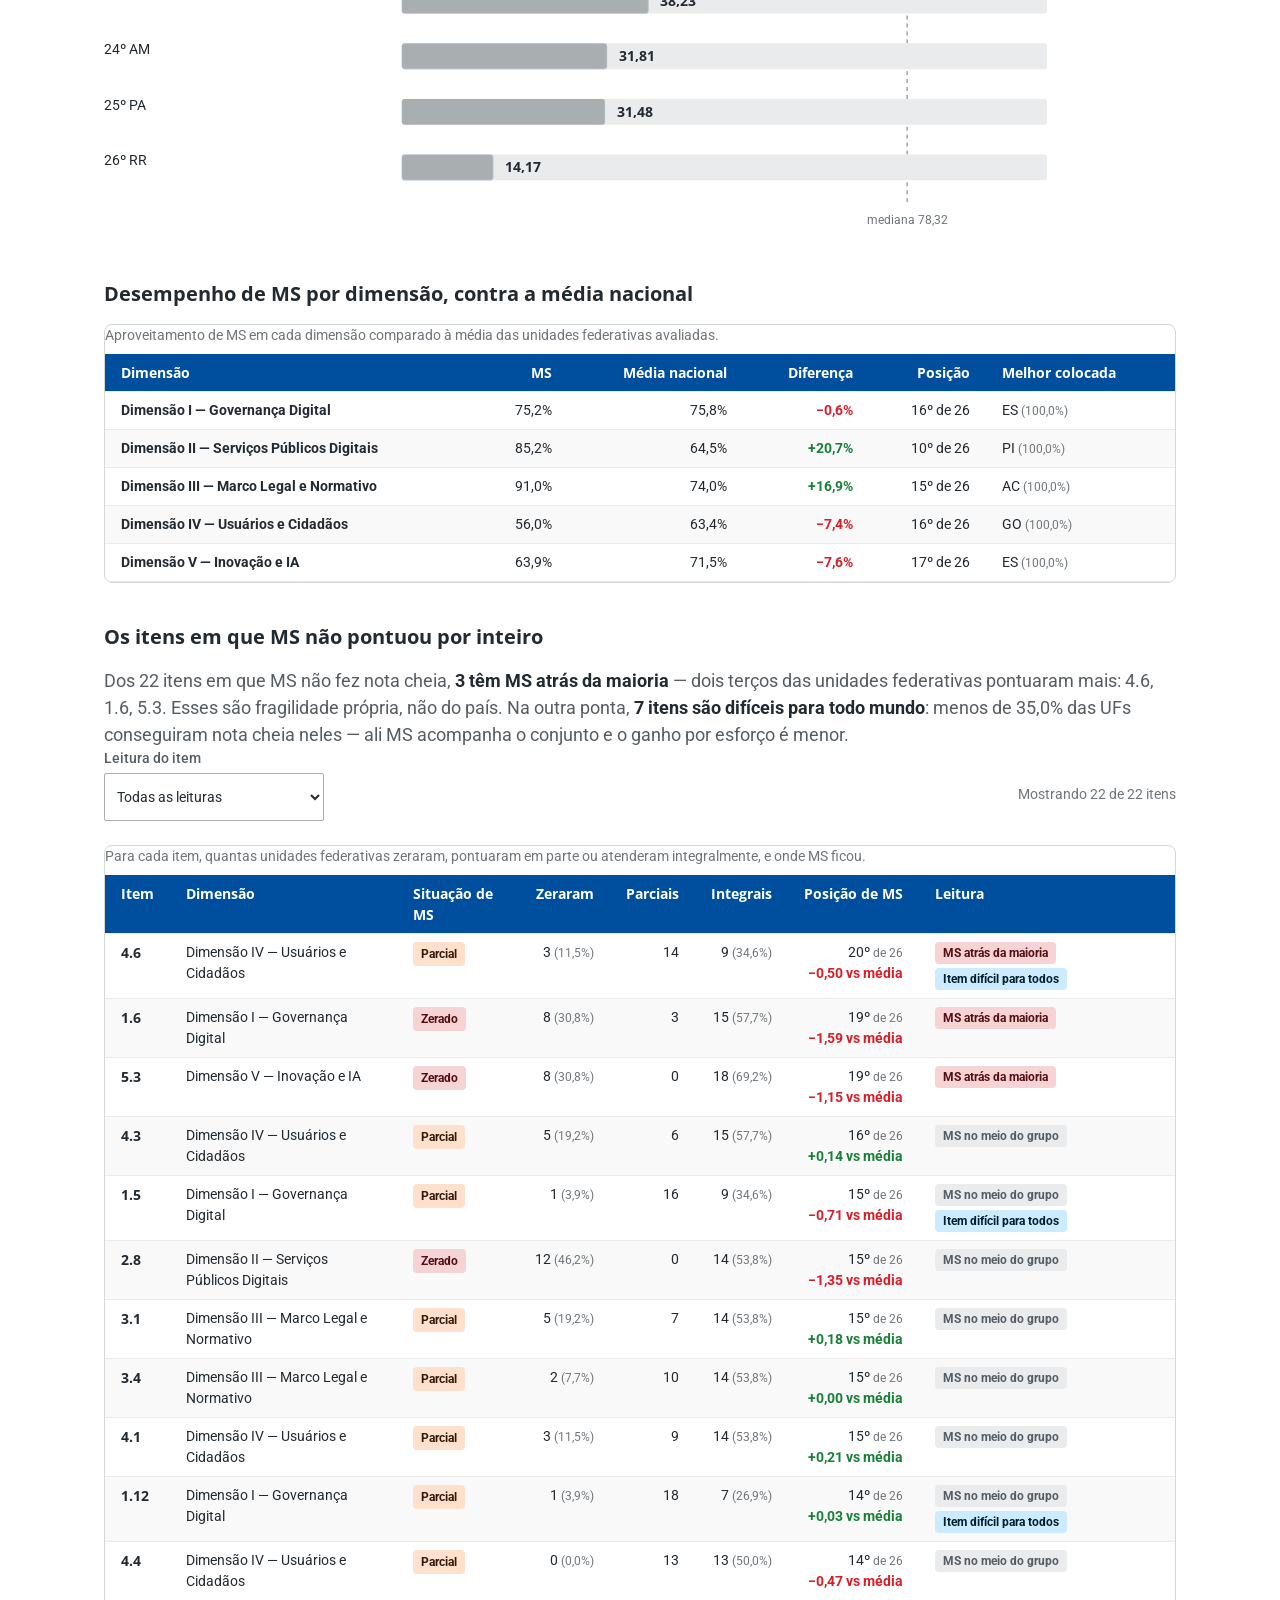
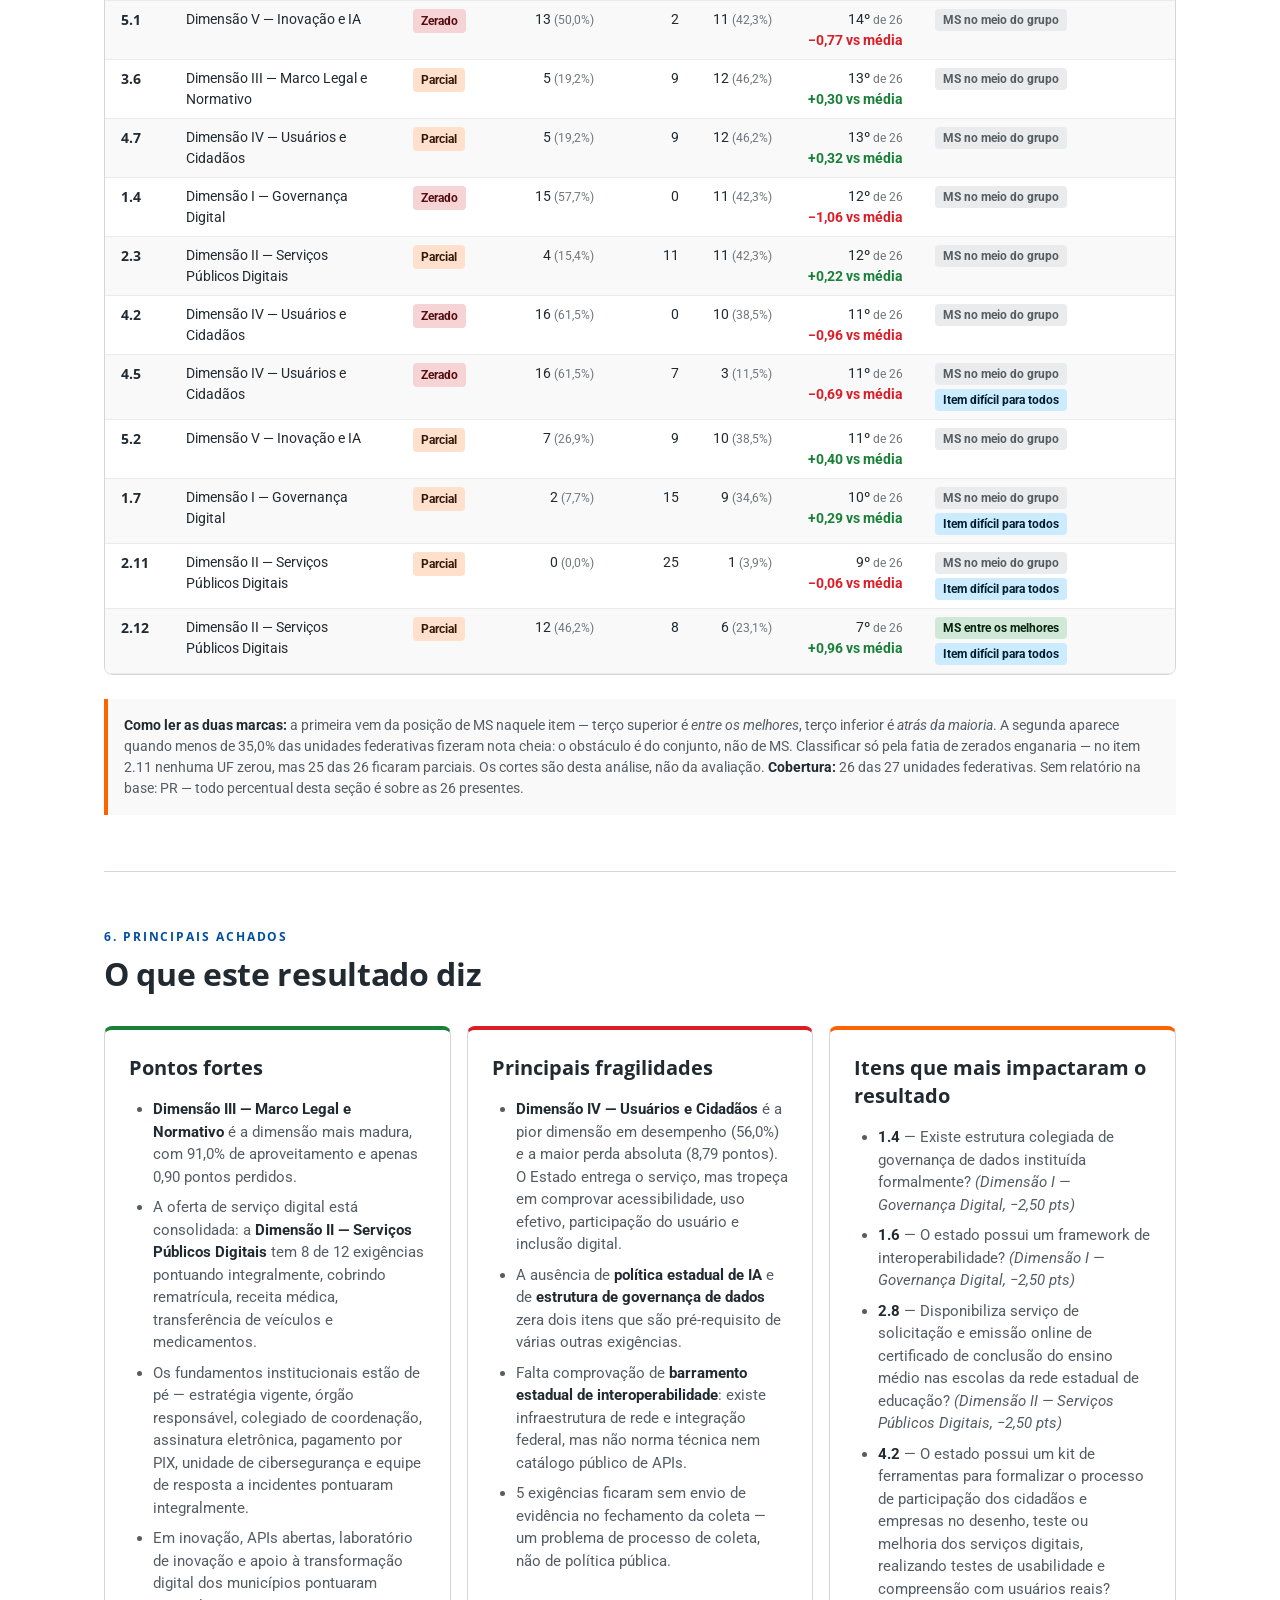
<file: analise.html>
<!DOCTYPE html>
<html lang="pt-BR">

<head>
  <meta charset="utf-8">
  <meta name="viewport" content="width=device-width, initial-scale=1">
  <title>Análise executiva — avaliação de serviços digitais 2026</title>
  <meta name="description"
    content="Análise executiva do resultado de Mato Grosso do Sul na avaliação de oferta de serviços públicos digitais de 2026: desempenho por dimensão, itens de baixo desempenho, responsabilidade por órgão e recomendações.">
  <link rel="preconnect" href="https://fonts.googleapis.com">
  <link rel="preconnect" href="https://fonts.gstatic.com" crossorigin>
  <link
    href="https://fonts.googleapis.com/css2?family=Open+Sans:wght@400;600;700;800&family=Roboto:wght@400;500;700&display=swap"
    rel="stylesheet">
  <link rel="stylesheet" href="assets/styles.css">
</head>

<body>

  <a class="skip" href="#conteudo">Ir para o conteúdo</a>

  <div class="gov">
    <div class="wrap">
      <img class="logo-ms" src="assets/logo-ms-horizontal.svg" alt="Governo do Estado de Mato Grosso do Sul" width="347"
        height="110">
      <span class="org">SETDIG — Secretaria-Executiva de Transformação Digital</span>
    </div>
  </div>

  <nav class="abas" aria-label="Documentos do ciclo 2026">
    <div class="wrap">
      <a class="aba" href="index.html">
        <span class="aba-nome">Painel</span>
        <span class="aba-desc">O resultado em números</span>
      </a>
      <a class="aba" href="analise.html" aria-current="page">
        <span class="aba-nome">Análise executiva</span>
        <span class="aba-desc">Por órgão, item a item, o que recuperar</span>
      </a>
    </div>
  </nav>

  <header class="hero">
    <div class="wrap">
      <div>
        <p class="eyebrow">Análise executiva · Ciclo 2026</p>
        <div class="selo-bloco" id="selo"></div>
        <h1>O que explica os 25 pontos que Mato Grosso do Sul deixou na mesa</h1>
        <p class="lede">Leitura completa do resultado: situação de cada uma das 44 exigências, desempenho
          das 5 dimensões, responsabilidade por órgão, posição de MS entre os estados e o que dá para
          recuperar com menos esforço.
        </p>
        <div class="acoes">
          <button type="button" class="btn btn-primario" onclick="window.print()">
            Imprimir ou salvar em PDF
          </button>
          <a class="btn btn-secundario" href="index.html">Ver o painel resumido</a>
        </div>
      </div>
      <div class="score" id="score"></div>
    </div>
  </header>

  <nav class="sumario" aria-label="Seções desta análise">
    <div class="wrap">
      <ol>
        <li><a href="#s1">1. Visão geral</a></li>
        <li><a href="#s2">2. Por dimensão</a></li>
        <li><a href="#s3">3. Baixo desempenho</a></li>
        <li><a href="#s4">4. Responsabilidade</a></li>
        <li><a href="#s5">5. Demais estados</a></li>
        <li><a href="#s6">6. Achados</a></li>
        <li><a href="#s7">7. Recomendações</a></li>
      </ol>
    </div>
  </nav>

  <main id="conteudo" class="wrap">

    <!-- 1 ------------------------------------------------------------------ -->
    <section id="s1" aria-labelledby="h1">
      <div class="sec-head">
        <p class="kicker">1. Visão geral</p>
        <h2 id="h1">Como as 44 exigências se distribuíram</h2>
        <p class="anchor" id="anchor-geral"></p>
      </div>
      <div class="kpis" id="kpis"></div>
      <div class="table-scroll" style="margin-top:24px">
        <table>
          <caption>Situação das exigências avaliadas e pontos perdidos em cada situação.</caption>
          <thead>
            <tr>
              <th scope="col">Situação</th>
              <th scope="col" class="n">Exigências</th>
              <th scope="col" class="n">% do total</th>
              <th scope="col" class="n">Pontos perdidos</th>
              <th scope="col" class="n">% da perda</th>
            </tr>
          </thead>
          <tbody id="tab-situacao"></tbody>
        </table>
      </div>
      <p class="note" id="nota-geral"></p>
    </section>

    <!-- 2 ------------------------------------------------------------------ -->
    <section id="s2" aria-labelledby="h2d">
      <div class="sec-head">
        <p class="kicker">2. Análise por dimensão</p>
        <h2 id="h2d">Onde cada dimensão ganhou e perdeu ponto</h2>
        <p class="anchor" id="anchor-dim"></p>
      </div>

      <div id="chart-aproveitamento"></div>
      <p class="note"><strong>Como ler:</strong> a barra é o percentual da nota máxima que a dimensão obteve.
        A linha tracejada marca a média geral do Estado. Quem está à esquerda dela puxa o resultado para baixo.</p>

      <div class="table-scroll" style="margin-top:32px">
        <table>
          <caption>Composição de cada dimensão: quantidade de exigências em cada situação e desempenho geral.</caption>
          <thead>
            <tr>
              <th scope="col">Dimensão</th>
              <th scope="col" class="n">Peso</th>
              <th scope="col" class="n">Itens</th>
              <th scope="col" class="n">Integrais</th>
              <th scope="col" class="n">Parciais</th>
              <th scope="col" class="n">Zerados</th>
              <th scope="col" class="n">Não enviados</th>
              <th scope="col" class="n">Pontos</th>
              <th scope="col" class="n">Desempenho</th>
            </tr>
          </thead>
          <tbody id="tab-dim"></tbody>
          <tfoot id="tab-dim-total"></tfoot>
        </table>
      </div>

      <div class="dim-cards" id="dim-cards"></div>
    </section>

    <!-- 3 ------------------------------------------------------------------ -->
    <section id="s3" aria-labelledby="h3">
      <div class="sec-head">
        <p class="kicker">3. Itens de baixo desempenho</p>
        <h2 id="h3">Cada item que custou ponto ou ficou sem envio</h2>
        <p class="anchor" id="anchor-baixo"></p>
      </div>

      <div class="filters">
        <div class="field">
          <label for="f-dim">Dimensão</label>
          <select id="f-dim">
            <option value="">Todas as dimensões</option>
          </select>
        </div>
        <div class="field">
          <label for="f-situacao">Situação</label>
          <select id="f-situacao">
            <option value="">Todas as situações</option>
            <option value="zerado">Zerado</option>
            <option value="parcial">Parcial</option>
            <option value="naoenviado">Não enviado</option>
          </select>
        </div>
        <div class="field">
          <label for="f-orgao">Órgão responsável</label>
          <select id="f-orgao">
            <option value="">Todos os órgãos</option>
          </select>
        </div>
        <p class="count" id="contador" role="status"></p>
      </div>

      <div id="lista-baixo"></div>
    </section>

    <!-- 4 ------------------------------------------------------------------ -->
    <section id="s4" aria-labelledby="h4">
      <div class="sec-head">
        <p class="kicker">4. Responsabilidade por órgão</p>
        <h2 id="h4">Quem responde pelos pontos perdidos</h2>
        <p class="anchor" id="anchor-orgao"></p>
      </div>
      <div id="chart-orgao"></div>
      <div class="table-scroll" style="margin-top:32px">
        <table>
          <caption>Ranking por impacto na nota. Itens compartilhados têm a perda rateada entre os órgãos
            envolvidos, para o total continuar fechando com os pontos perdidos do Estado.</caption>
          <thead>
            <tr>
              <th scope="col">Órgão</th>
              <th scope="col" class="n">Itens</th>
              <th scope="col" class="n">Zerados</th>
              <th scope="col" class="n">Parciais</th>
              <th scope="col" class="n">Não enviados</th>
              <th scope="col" class="n">Pontos a recuperar</th>
              <th scope="col">Itens pendentes</th>
            </tr>
          </thead>
          <tbody id="tab-orgao"></tbody>
        </table>
      </div>
      <p class="note" id="nota-orgao"></p>
    </section>

    <!-- 5 ------------------------------------------------------------------ -->
    <section id="s5" aria-labelledby="h5">
      <div class="sec-head">
        <p class="kicker">5. Comparação com os demais estados</p>
        <h2 id="h5">Onde MS fica no conjunto do país</h2>
        <p class="anchor" id="anchor-nacional"></p>
      </div>
      <div class="lacuna" id="lacuna" hidden></div>

      <div id="bloco-nacional" hidden>
        <div class="kpis" id="kpis-nacional"></div>

        <h3 class="sub-titulo">Ranking geral das unidades federativas</h3>
        <div id="chart-ranking"></div>

        <h3 class="sub-titulo">Desempenho de MS por dimensão, contra a média nacional</h3>
        <div class="table-scroll">
          <table>
            <caption>Aproveitamento de MS em cada dimensão comparado à média das unidades
              federativas avaliadas.</caption>
            <thead>
              <tr>
                <th scope="col">Dimensão</th>
                <th scope="col" class="n">MS</th>
                <th scope="col" class="n">Média nacional</th>
                <th scope="col" class="n">Diferença</th>
                <th scope="col" class="n">Posição</th>
                <th scope="col">Melhor colocada</th>
              </tr>
            </thead>
            <tbody id="tab-nacional-dim"></tbody>
          </table>
        </div>

        <h3 class="sub-titulo">Os itens em que MS não pontuou por inteiro</h3>
        <p class="anchor" id="anchor-dificuldade"></p>
        <div class="filters">
          <div class="field">
            <label for="f-dificuldade">Leitura do item</label>
            <select id="f-dificuldade">
              <option value="">Todas as leituras</option>
              <option value="atras">MS atrás da maioria</option>
              <option value="meio">MS no meio do grupo</option>
              <option value="frente">MS entre os melhores</option>
              <option value="dificil">Item difícil para todos</option>
            </select>
          </div>
          <p class="count" id="contador-nacional" role="status"></p>
        </div>
        <div class="table-scroll">
          <table>
            <caption>Para cada item, quantas unidades federativas zeraram, pontuaram em parte ou
              atenderam integralmente, e onde MS ficou.</caption>
            <thead>
              <tr>
                <th scope="col">Item</th>
                <th scope="col">Dimensão</th>
                <th scope="col">Situação de MS</th>
                <th scope="col" class="n">Zeraram</th>
                <th scope="col" class="n">Parciais</th>
                <th scope="col" class="n">Integrais</th>
                <th scope="col" class="n">Posição de MS</th>
                <th scope="col">Leitura</th>
              </tr>
            </thead>
            <tbody id="tab-nacional-ind"></tbody>
          </table>
        </div>
        <p class="note" id="nota-nacional"></p>
      </div>
    </section>

    <!-- 6 ------------------------------------------------------------------ -->
    <section id="s6" aria-labelledby="h6">
      <div class="sec-head">
        <p class="kicker">6. Principais achados</p>
        <h2 id="h6">O que este resultado diz</h2>
      </div>
      <div class="achados" id="achados"></div>
    </section>

    <!-- 7 ------------------------------------------------------------------ -->
    <section id="s7" aria-labelledby="h7">
      <div class="sec-head">
        <p class="kicker">7. Recomendações</p>
        <h2 id="h7">Por onde começar</h2>
        <p class="anchor" id="anchor-reco"></p>
      </div>
      <div class="table-scroll">
        <table>
          <caption>Ações ordenadas pelo esforço estimado e, dentro de cada faixa, pelo ganho em pontos.</caption>
          <thead>
            <tr>
              <th scope="col">Prioridade</th>
              <th scope="col">Item</th>
              <th scope="col">O que fazer</th>
              <th scope="col">Tipo de ação</th>
              <th scope="col">Órgão</th>
              <th scope="col" class="n">Ganho</th>
            </tr>
          </thead>
          <tbody id="tab-reco"></tbody>
        </table>
      </div>
      <p class="note"><strong>Sobre o esforço:</strong> a classificação em três faixas é uma leitura desta análise,
        não da avaliação. Serve para separar o que depende de documento e evidência do que exige sistema novo,
        programa novo ou investimento em infraestrutura.</p>
    </section>

  </main>

  <footer>
    <div class="wrap cols">
      <div>
        <p><strong>De onde vem este dado</strong></p>
        <p>Pontuação e classificação: relatórios finais de 2026 das unidades federativas, recebidos em
          planilha e usados sem alteração de valores. Situação de envio, órgão responsável e justificativa:
          registro interno de acompanhamento do ciclo, mantido pela equipe da SETDIG.</p>
      </div>
      <div>
        <p><strong>Limite desta análise</strong></p>
        <p>Cobre o ciclo de 2026. O comparativo entre estados usa 26 das 27 unidades federativas — falta o
          relatório do Paraná, e todo percentual é calculado sobre as 26 presentes.</p>
      </div>
      <div>
        <p class="plaque">
          <img src="assets/logo-segov.svg" alt="SEGOV — Secretaria de Estado de Governo e Gestão Estratégica"
            width="402" height="95">
        </p>
      </div>
    </div>
  </footer>

  <script src="assets/base.js"></script>
  <script src="assets/analise.js"></script>
</body>

</html>
</file>
<file: assets/styles.css>
/* ============================================================
   IOSPD/ABEPTIC 2026 - MS
   Tokens do Design System MS.GOV v2.0.0 (SGD/SETDIG)
   ============================================================ */

:root {
  /* Marca */
  --primary-100: #CCDCEC;
  --primary-200: #99B9D9;
  --primary-300: #6695C5;
  --primary-500: #004F9F;
  --primary-600: #002F5F;
  --primary-700: #002040;

  /* Superficies e texto */
  --bg-default: #FFFFFF;
  --bg-muted: #F9F9F9;
  --bg-subtle: #EAEBEC;
  --content-primary: #212A31;
  --content-secondary: #545D64;
  --content-tertiary: #6E757A;
  --border-default: #D4D7D8;
  --border-strong: #A9AEB1;

  /* Semanticas */
  --success: #198038;
  --warning: #FF6200;
  --error: #DA1E28;
  --info: #067BCC;
  --focus: #0D99F7;

  /* Tipografia */
  --font-display: "Open Sans", system-ui, sans-serif;
  --font-body: "Roboto", system-ui, sans-serif;

  /* Elevacao e forma */
  --shadow-4: 0 4px 8px rgba(0, 32, 64, .12);
  --shadow-12: 0 12px 24px rgba(0, 32, 64, .18);
  --radius-btn: 4px;
  --radius-card: 8px;

  /* Selos do ciclo - conceito da avaliacao, nao da marca do Estado */
  --selo-ouro: #8A6D00;   --selo-ouro-bg: #FAEFC7;
  --selo-prata: #4A5257;  --selo-prata-bg: #EAEBEC;
  --selo-bronze: #8A4A1F; --selo-bronze-bg: #F6E2D3;
  --selo-sem: #545D64;    --selo-sem-bg: #F9F9F9;

  /* Grid */
  --max: 1120px;
}

*, *::before, *::after { box-sizing: border-box; }

html { scroll-behavior: smooth; }

body {
  margin: 0;
  font-family: var(--font-body);
  font-size: 16px;
  line-height: 1.5;
  color: var(--content-primary);
  background: var(--bg-default);
  -webkit-font-smoothing: antialiased;
}

h1, h2, h3, .num { font-family: var(--font-display); font-weight: 700; }
h2 { font-size: 32px; line-height: 1.25; margin: 0 0 8px; letter-spacing: -.01em; }
h3 { font-size: 20px; line-height: 1.4; margin: 0 0 8px; }
p { margin: 0 0 16px; }

a { color: var(--primary-500); }
a:focus-visible, button:focus-visible, input:focus-visible, select:focus-visible, [tabindex]:focus-visible {
  outline: 3px solid var(--focus);
  outline-offset: 2px;
}

.wrap { max-width: var(--max); margin: 0 auto; padding: 0 24px; }

.skip {
  position: absolute; left: -9999px; top: 0; z-index: 10;
  background: var(--primary-700); color: #fff; padding: 8px 16px;
}
.skip:focus { left: 8px; top: 8px; }

/* ---------- Faixa institucional ---------- */
.gov {
  background: var(--primary-500);
  color: #fff;
  border-bottom: 4px solid var(--primary-700);
}
.gov .wrap {
  min-height: 72px; padding-top: 12px; padding-bottom: 12px;
  display: flex; align-items: center; gap: 16px; flex-wrap: wrap;
}
/* A marca do Estado ja vem em branco no arquivo - fica sobre o azul institucional. */
.logo-ms { height: 52px; width: auto; display: block; }
.gov .org {
  font-size: 14px; color: var(--primary-100);
  padding-left: 16px; border-left: 1px solid rgba(255, 255, 255, .35);
}

/* ---------- Hero ---------- */
.hero {
  background: linear-gradient(180deg, var(--primary-600) 0%, var(--primary-700) 100%);
  color: #fff;
  position: relative;
  overflow: hidden;
}
.hero::after {
  content: "";
  position: absolute; inset: 0;
  background-image: repeating-linear-gradient(-45deg, rgba(255,255,255,.05) 0 1px, transparent 1px 14px);
  pointer-events: none;
}
.hero .wrap {
  position: relative; z-index: 1;
  padding-top: 40px; padding-bottom: 40px;
  display: grid; grid-template-columns: minmax(0, 1.35fr) minmax(0, 1fr);
  gap: 40px; align-items: center;
}
.eyebrow {
  font-family: var(--font-display); font-weight: 700; font-size: 12px;
  letter-spacing: .16em; text-transform: uppercase; color: var(--primary-200);
  margin: 0 0 12px;
}
/* Entrada da capa: um unico movimento encadeado, do rotulo ao botao, para o olho
   percorrer a hierarquia na ordem certa e parar na acao. */
@media (prefers-reduced-motion: no-preference) {
  .hero .eyebrow, .hero .selo-bloco, .hero h1, .hero .lede,
  .hero .acoes, .hero .acoes-nota, .hero .score {
    animation: rise .55s cubic-bezier(.22, .61, .36, 1) both;
  }
  .hero .selo-bloco { animation-delay: 70ms; }
  .hero h1 { animation-delay: 140ms; }
  .hero .lede { animation-delay: 210ms; }
  .hero .acoes { animation-delay: 280ms; }
  .hero .acoes-nota { animation-delay: 350ms; }
  .hero .score { animation-delay: 200ms; }
}
@media (prefers-reduced-motion: reduce) {
  *, *::before, *::after { animation: none !important; transition: none !important; }
  html { scroll-behavior: auto; }
}

/* ---------- Selo do ciclo ---------- */
.selo-bloco { margin: 0 0 24px; }
.selo-bloco:empty { display: none; }
.selo {
  display: inline-block; padding: 4px 16px; border-radius: var(--radius-btn);
  font-family: var(--font-display); font-weight: 800; font-size: 16px;
  letter-spacing: .04em; text-transform: uppercase;
}
.selo-ouro { background: var(--selo-ouro-bg); color: var(--selo-ouro); }
.selo-prata { background: var(--selo-prata-bg); color: var(--selo-prata); }
.selo-bronze { background: var(--selo-bronze-bg); color: var(--selo-bronze); }
.selo-sem-selo { background: var(--selo-sem-bg); color: var(--selo-sem); }
.selo-linha, .selo-queda { font-size: 15px; margin: 12px 0 0; max-width: 64ch; }
.hero .selo-bloco { margin-bottom: 20px; }
.hero .selo-linha, .hero .selo-queda { line-height: 1.4; }
.hero .selo-linha, .hero .selo-queda { color: #E8EFF7; }
.hero .selo-linha strong, .hero .selo-queda strong { color: #fff; }
.selo-queda { margin-top: 8px; }

.hero h1 {
  font-size: clamp(28px, 3.6vw, 42px); line-height: 1.12;
  margin: 0 0 16px; letter-spacing: -.02em;
}
.hero .lede { font-size: 17px; color: #E8EFF7; margin: 0; max-width: 60ch; }
.hero .lede strong { color: #fff; }

.score { text-align: center; }
.score .ring { display: block; margin: 0 auto; max-width: 100%; height: auto; }
.score .caption { font-size: 14px; color: var(--primary-100); margin: 8px 0 0; }

/* ---------- Secoes ---------- */
section { padding: 56px 0; border-top: 1px solid var(--border-default); }
section:first-of-type { border-top: 0; }
.sec-head { max-width: 72ch; margin-bottom: 32px; }
.sec-head .kicker {
  font-family: var(--font-display); font-weight: 700; font-size: 12px;
  letter-spacing: .16em; text-transform: uppercase; color: var(--primary-500);
  margin: 0 0 8px;
}
.anchor { font-size: 18px; color: var(--content-secondary); margin: 0; }
.anchor strong { color: var(--content-primary); }

.note {
  border-left: 4px solid var(--warning);
  background: var(--bg-muted);
  padding: 16px;
  font-size: 14px; color: var(--content-secondary);
  margin: 24px 0 0;
}
.note strong { color: var(--content-primary); }

/* ---------- KPIs ---------- */
.kpis { display: grid; grid-template-columns: repeat(4, 1fr); gap: 16px; }
.kpi {
  background: var(--bg-default);
  border: 1px solid var(--border-default);
  border-top: 4px solid var(--primary-500);
  border-radius: var(--radius-card);
  padding: 24px;
  box-shadow: var(--shadow-4);
}
.kpi.is-good { border-top-color: var(--success); }
.kpi.is-bad { border-top-color: var(--error); }
.kpi .label { font-size: 14px; color: var(--content-secondary); margin: 0 0 8px; }
.kpi .num { font-size: 40px; line-height: 1.1; letter-spacing: -.02em; display: block; }
.kpi .num small { font-size: 18px; font-weight: 400; color: var(--content-tertiary); }
.kpi .hint { font-size: 14px; color: var(--content-tertiary); margin: 8px 0 0; }

/* ---------- Graficos ---------- */
.chart { width: 100%; height: auto; display: block; }
.chart text { font-family: var(--font-body); }
.chart .lbl { font-size: 14px; fill: var(--content-primary); }
.chart .val { font-family: var(--font-display); font-weight: 700; font-size: 14px; fill: var(--content-primary); }
.chart .sub { font-size: 12px; fill: var(--content-tertiary); }
.chart .track { fill: var(--bg-subtle); }
.chart .ref { stroke: var(--content-tertiary); stroke-width: 1; stroke-dasharray: 4 4; }
.chart .ref-lbl { font-size: 12px; fill: var(--content-tertiary); }

.bar { transform-origin: left center; animation: grow .7s cubic-bezier(.22,.61,.36,1) both; }
@keyframes grow { from { transform: scaleX(0); } to { transform: scaleX(1); } }
@keyframes rise { from { opacity: 0; transform: translateY(12px); } to { opacity: 1; transform: none; } }

.legend { display: flex; flex-wrap: wrap; gap: 16px; margin-top: 16px; font-size: 14px; color: var(--content-secondary); }
.legend span { display: inline-flex; align-items: center; gap: 8px; }
.swatch { width: 14px; height: 14px; border-radius: 2px; display: inline-block; }

/* ---------- Cards dos zerados ---------- */
.zeros { display: grid; grid-template-columns: repeat(auto-fill, minmax(320px, 1fr)); gap: 16px; }
.zero {
  border: 1px solid var(--border-default);
  border-left: 4px solid var(--error);
  border-radius: var(--radius-card);
  padding: 24px; background: var(--bg-default);
}
.zero .code {
  font-family: var(--font-display); font-weight: 700; font-size: 14px;
  color: var(--error); letter-spacing: .04em;
}
.zero .dim { font-size: 12px; text-transform: uppercase; letter-spacing: .1em; color: var(--content-tertiary); margin: 0 0 8px; }
.zero p.q { font-size: 16px; margin: 8px 0 16px; }
.zero .lost { font-family: var(--font-display); font-weight: 700; font-size: 24px; color: var(--content-primary); }
.zero .lost small { font-size: 14px; font-weight: 400; color: var(--content-tertiary); }

/* ---------- Resumo por dimensao ---------- */
.dim-list {
  list-style: none; margin: 0 0 24px; padding: 0;
  display: grid; grid-template-columns: repeat(auto-fit, minmax(260px, 1fr)); gap: 8px;
}
.dim-list li {
  display: flex; flex-wrap: wrap; align-items: baseline; gap: 8px;
  padding: 8px 16px; background: var(--bg-muted);
  border-left: 4px solid var(--warning); border-radius: var(--radius-btn);
}
.dim-list .dim-name { font-family: var(--font-display); font-weight: 700; font-size: 14px; flex: 1 1 100%; }
.dim-list .dim-qtd { font-size: 14px; color: var(--content-secondary); }
.dim-list .dim-perda {
  font-size: 14px; font-weight: 700; color: var(--content-primary);
  margin-left: auto; font-variant-numeric: tabular-nums;
}

/* ---------- Tabelas ---------- */
.table-scroll { overflow-x: auto; border: 1px solid var(--border-default); border-radius: var(--radius-card); }
table { width: 100%; border-collapse: collapse; font-size: 14px; min-width: 720px; }
caption { text-align: left; font-size: 14px; color: var(--content-tertiary); padding: 0 0 8px; }
th, td { padding: 8px 16px; text-align: left; vertical-align: top; border-bottom: 1px solid var(--bg-subtle); }
thead th {
  background: var(--primary-500); color: #fff; font-family: var(--font-display);
  font-weight: 700; font-size: 14px; position: sticky; top: 0;
}
tbody tr:nth-child(even) { background: var(--bg-muted); }
td.n, th.n { text-align: right; font-variant-numeric: tabular-nums; white-space: nowrap; }
td.code { font-family: var(--font-display); font-weight: 700; white-space: nowrap; }

.minibar { display: block; width: 100px; height: 8px; background: var(--bg-subtle); border-radius: 4px; overflow: hidden; }
.minibar i { display: block; height: 100%; background: var(--primary-500); }

.tag {
  display: inline-flex; align-items: center; height: 24px; padding: 0 8px;
  border-radius: var(--radius-btn); font-size: 12px; font-weight: 700;
  font-family: var(--font-body); white-space: nowrap;
}
.tag-cheio { background: #D0E8D6; color: #08210F; }
.tag-parcial { background: #FFE0CC; color: #331A09; }
.tag-zerado { background: #F6D3D5; color: #540F12; }

/* ---------- Filtros ---------- */
.filters { display: flex; flex-wrap: wrap; gap: 16px; margin-bottom: 24px; align-items: flex-end; }
.field { display: flex; flex-direction: column; gap: 4px; }
.field label { font-size: 14px; font-weight: 500; color: var(--content-secondary); }
.field select, .field input {
  height: 48px; min-width: 220px; padding: 0 8px;
  border: 1px solid var(--border-strong); border-radius: 2px;
  font-family: var(--font-body); font-size: 14px; color: var(--content-primary);
  background: #fff;
}
.count { font-size: 14px; color: var(--content-tertiary); margin-left: auto; }

/* ---------- Rodape ---------- */
footer {
  background: var(--primary-700); color: var(--primary-100);
  padding: 40px 0; font-size: 14px; margin-top: 56px;
}
footer strong { color: #fff; font-family: var(--font-display); }
footer a { color: #fff; }
footer .cols { display: grid; grid-template-columns: repeat(auto-fit, minmax(240px, 1fr)); gap: 24px; }
/* O brasao da SEGOV e colorido sobre claro - placa branca garante contraste no rodape azul. */
.plaque {
  background: #fff; border-radius: var(--radius-card);
  padding: 16px; display: inline-block; margin: 8px 0 0; max-width: 100%;
}
.plaque img { display: block; width: 220px; max-width: 100%; height: auto; }

/* ---------- Responsivo ---------- */
@media (max-width: 900px) {
  .hero .wrap { grid-template-columns: 1fr; gap: 32px; padding-top: 40px; padding-bottom: 40px; }
  .logo-ms { height: 40px; }
  .gov .org { padding-left: 0; border-left: 0; }
  .kpis { grid-template-columns: repeat(2, 1fr); }
  h2 { font-size: 24px; }
}
@media (max-width: 560px) {
  .kpis { grid-template-columns: 1fr; }
  .wrap { padding: 0 16px; }
  .count { margin-left: 0; }
  .field { width: 100%; }
  .field select, .field input { min-width: 100%; }
}

@media (prefers-reduced-motion: reduce) {
  *, *::before, *::after { animation-duration: .001ms !important; transition-duration: .001ms !important; }
  html { scroll-behavior: auto; }
}

@media print {
  .gov, footer { -webkit-print-color-adjust: exact; print-color-adjust: exact; }
  .filters { display: none; }
  section { page-break-inside: avoid; }
}

/* ============================================================
   Analise executiva (analise.html)
   ============================================================ */

.link-claro { color: #fff; text-decoration: underline; text-underline-offset: 3px; }
.link-claro:hover { color: var(--primary-100); }

/* Sumario fixo */
.sumario { background: var(--bg-muted); border-bottom: 1px solid var(--border-default); }
.sumario ol {
  list-style: none; margin: 0; padding: 0;
  display: flex; flex-wrap: wrap; gap: 8px 24px;
  min-height: 56px; align-items: center;
}
.sumario a {
  font-size: 14px; text-decoration: none; color: var(--content-secondary);
  padding: 4px 0; border-bottom: 2px solid transparent;
}
.sumario a:hover { color: var(--primary-500); border-bottom-color: var(--primary-500); }

/* Tabelas: linhas de recorte e totais */
tr.total th, tr.total td {
  background: var(--bg-subtle); font-family: var(--font-display); font-weight: 700;
  border-top: 2px solid var(--border-strong);
}
tr.sub-linha th, tr.sub-linha td { color: var(--content-secondary); font-style: italic; }
tr.faixa th {
  background: var(--primary-500); color: #fff; text-align: left;
  font-size: 14px; letter-spacing: .04em; text-transform: uppercase;
}
td small, th small { font-weight: 400; color: var(--content-tertiary); }
.code-list { font-family: var(--font-mono, monospace); font-size: 13px; color: var(--content-secondary); }
.dot { width: 10px; height: 10px; border-radius: 50%; display: inline-block; margin-right: 8px; }

/* Cards de dimensao */
.dim-cards {
  display: grid; grid-template-columns: repeat(auto-fit, minmax(280px, 1fr));
  gap: 16px; margin-top: 32px;
}
.dim-card {
  border: 1px solid var(--border-default); border-radius: var(--radius-card);
  padding: 24px; background: var(--bg-default);
}
.dim-card-num {
  font-family: var(--font-display); font-weight: 700; font-size: 12px;
  letter-spacing: .16em; text-transform: uppercase; color: var(--primary-500); margin: 0 0 4px;
}
.dim-card h3 { margin: 0 0 8px; }
.dim-card-desc { font-size: 14px; color: var(--content-secondary); margin: 0 0 16px; }
.dim-card-bar {
  height: 10px; background: var(--bg-subtle); border-radius: 5px; overflow: hidden; margin-bottom: 8px;
}
.dim-card-bar i { display: block; height: 100%; border-radius: 5px; }
.dim-card-foot { font-size: 14px; color: var(--content-secondary); margin: 0; }

/* Itens de baixo desempenho */
#lista-baixo { display: grid; gap: 16px; }
.item[hidden] { display: none; }
.item {
  border: 1px solid var(--border-default); border-left: 4px solid var(--border-strong);
  border-radius: var(--radius-card); padding: 24px; background: var(--bg-default);
}
.item[data-situacao="zerado"] { border-left-color: var(--error); }
.item[data-situacao="parcial"] { border-left-color: var(--warning); }
.item-head { display: flex; flex-wrap: wrap; align-items: baseline; gap: 8px 16px; margin-bottom: 8px; }
.item-head .code {
  font-family: var(--font-display); font-weight: 700; font-size: 14px; color: var(--primary-500);
}
.item-dim { font-size: 12px; text-transform: uppercase; letter-spacing: .1em; color: var(--content-tertiary); }
.item-perda {
  margin-left: auto; font-family: var(--font-display); font-weight: 700;
  font-size: 18px; color: var(--error); font-variant-numeric: tabular-nums;
}
.item-q { font-size: 16px; margin: 0 0 16px; }
.item-meta { display: flex; flex-wrap: wrap; align-items: center; gap: 8px 16px; font-size: 14px; }
.item-score, .item-org { color: var(--content-secondary); }
.item-org { font-weight: 700; color: var(--content-primary); }
.item-obs {
  margin: 16px 0 0; padding-top: 16px; border-top: 1px solid var(--bg-subtle);
  font-size: 14px; color: var(--content-secondary);
}
.tag-neutro { background: var(--bg-subtle); color: var(--content-secondary); }

/* Bloco de lacuna (secao 5) */
.lacuna {
  border: 2px dashed var(--border-strong); border-radius: var(--radius-card);
  padding: 32px; background: var(--bg-muted);
}
.lacuna p { max-width: 78ch; }
.lacuna p:last-child { margin-bottom: 0; }
.lacuna-acao { font-size: 14px; color: var(--content-secondary); }

/* Achados */
.achados { display: grid; grid-template-columns: repeat(auto-fit, minmax(340px, 1fr)); gap: 16px; }
.achado {
  border: 1px solid var(--border-default); border-top: 4px solid var(--primary-500);
  border-radius: var(--radius-card); padding: 24px; background: var(--bg-default);
}
.achado-forte { border-top-color: var(--success); }
.achado-fraco { border-top-color: var(--error); }
.achado-impacto { border-top-color: var(--warning); }
.achado-chance { border-top-color: var(--primary-500); }
.achado-lacuna { border-top-color: var(--border-strong); }
.achado h3 { margin: 0 0 16px; }
.achado ul { margin: 0; padding-left: 24px; }
.achado li { margin-bottom: 8px; font-size: 15px; color: var(--content-secondary); }
.achado li strong { color: var(--content-primary); }

@media (max-width: 720px) {
  .abas .wrap { flex-direction: column; gap: 0; }
  .aba { border-bottom-width: 2px; padding: 12px 16px; }
  .acoes { flex-direction: column; align-items: stretch; }
  .btn { width: 100%; }
  .sumario ol { gap: 8px 16px; padding: 8px 0; }
  .item-perda { margin-left: 0; }
}

/* ---------- Comparativo nacional (secao 5) ---------- */
.sub-titulo { margin: 40px 0 16px; font-size: 20px; }
.delta { font-variant-numeric: tabular-nums; font-weight: 700; }
.delta.up { color: var(--success); }
.delta.down { color: var(--error); }
.marca {
  display: inline-block; padding: 2px 8px; border-radius: var(--radius-btn);
  font-size: 12px; font-weight: 700; white-space: nowrap;
}
.marca-atras { background: #F6D3D5; color: #540F12; }
.marca-meio { background: var(--bg-subtle); color: var(--content-secondary); }
.marca-frente { background: #D0E8D6; color: #08210F; }
.marca-dificil { background: #CDEBFF; color: #011F33; margin-top: 4px; }
#tab-nacional-ind tr[hidden] { display: none; }
.achado-nacional { border-top-color: var(--info); }

/* ============================================================
   Impressão e exportação em PDF
   O relatório é levado impresso para reunião, então esta folha
   é parte da entrega, não um extra.
   ============================================================ */

/* ---------- Botoes ---------- */
.btn {
  display: inline-flex; align-items: center; justify-content: center; gap: 8px;
  min-height: 48px; padding: 0 24px;
  border-radius: var(--radius-btn); border: 2px solid transparent;
  font-family: var(--font-body); font-size: 16px; font-weight: 700;
  text-decoration: none; cursor: pointer; white-space: nowrap;
  transition: background 160ms ease, color 160ms ease, border-color 160ms ease,
              transform 160ms ease, box-shadow 160ms ease;
}
.btn-seta { flex: none; transition: transform 160ms ease; }
.btn:hover .btn-seta { transform: translateX(4px); }
.btn:active { transform: translateY(1px); }

/* Sobre o azul da capa: o primario e a unica superficie branca solida da area,
   entao a acao principal e a primeira coisa que o olho encontra. */
.btn-primario {
  background: #fff; color: var(--primary-600); border-color: #fff;
  box-shadow: var(--shadow-4);
}
.btn-primario:hover { background: var(--primary-100); border-color: var(--primary-100); }
.btn-secundario { background: transparent; color: #fff; border-color: rgba(255, 255, 255, .45); }
.btn-secundario:hover { border-color: #fff; background: rgba(255, 255, 255, .08); }

.acoes { display: flex; flex-wrap: wrap; gap: 16px; margin-top: 24px; }
.acoes-nota { font-size: 14px; color: var(--primary-100); margin: 12px 0 0; max-width: 60ch; }
.so-impressao { display: none; }

/* ---------- Abas de navegacao ---------- */
.abas { background: var(--primary-700); border-bottom: 1px solid rgba(255, 255, 255, .12); }
.abas .wrap { display: flex; gap: 8px; padding-left: 24px; padding-right: 24px; }
.aba {
  flex: 1 1 0; min-width: 0;
  padding: 16px 24px 14px; border-bottom: 4px solid transparent;
  color: var(--primary-200); text-decoration: none;
  transition: background 160ms ease, color 160ms ease, border-color 160ms ease;
}
.aba:hover { background: rgba(255, 255, 255, .06); color: #fff; }
.aba-nome {
  display: block; font-family: var(--font-display); font-weight: 700; font-size: 18px;
}
.aba-desc { display: block; font-size: 13px; margin-top: 2px; }
.aba[aria-current="page"] {
  color: #fff; border-bottom-color: #fff; background: rgba(255, 255, 255, .08);
}
.aba[aria-current="page"] .aba-desc { color: var(--primary-100); }

/* ---------- Chamada de encerramento do painel ---------- */
.proximo {
  display: flex; flex-wrap: wrap; align-items: center; justify-content: space-between;
  gap: 32px; margin: 56px 0; padding: 40px;
  background: var(--primary-500); color: #fff; border-radius: var(--radius-card);
}
.proximo > div { flex: 1 1 380px; }
.proximo .proximo-rotulo {
  font-family: var(--font-display); font-weight: 700; font-size: 12px;
  letter-spacing: .16em; text-transform: uppercase; color: var(--primary-200); margin: 0 0 8px;
}
.proximo h2 { color: #fff; margin-bottom: 16px; }
.proximo p { color: #E8EFF7; margin: 0; max-width: 62ch; }
.proximo .btn-primario { color: var(--primary-600); }

/* Ajustes de tela estreita para os blocos definidos acima - precisam vir depois
   deles na cascata para valer. */
@media (max-width: 720px) {
  .proximo { padding: 24px; margin: 32px 0; gap: 24px; }
  .proximo h2 { font-size: 24px; }
  .proximo .btn { width: 100%; }
}

@page {
  size: A4 portrait;
  margin: 14mm 12mm;
}

@media print {
  /* Fundos e cores chapadas precisam ser impressos: sem isso as barras dos
     graficos e a faixa institucional saem em branco. */
  * { -webkit-print-color-adjust: exact !important; print-color-adjust: exact !important; }

  html { scroll-behavior: auto; }
  body { font-size: 10.5pt; line-height: 1.4; background: #fff; }

  /* A margem fisica quem da e o @page. Zerar o recuo lateral alinha tudo na mesma
     coluna e devolve largura util para as tabelas. */
  .wrap { max-width: none; padding-left: 0; padding-right: 0; }

  /* Controles de tela nao existem no papel */
  .skip, .sumario, .filters, .btn, .acoes, .count { display: none !important; }
  /* No papel o link vira endereco escrito, senao a referencia se perde */
  .so-impressao { display: block; font-size: 9.5pt; color: var(--content-secondary) !important; margin: 4mm 0 0; }
  .so-impressao strong { color: var(--primary-500) !important; }
  .acoes-nota { color: var(--content-secondary) !important; font-size: 9.5pt; }
  /* A aba ativa vira etiqueta do documento; a outra nao interessa no papel */
  /* A aba ativa alinha com o resto do conteudo, nao com a margem da folha */
  .abas { background: #fff !important; border-bottom: 0; }
  .abas .wrap { padding-left: 0; padding-right: 0; }
  .aba { display: none; }
  .aba[aria-current="page"] { display: block; background: none !important; padding: 3mm 0 2mm; border: 0; }
  .aba[aria-current="page"] .aba-nome { color: var(--primary-500) !important; font-size: 11pt; }
  .aba[aria-current="page"] .aba-desc { color: var(--content-secondary) !important; font-size: 9pt; }
  .proximo {
    background: #fff !important; color: var(--content-primary) !important;
    border: 2px solid var(--primary-500); padding: 5mm; margin: 6mm 0; break-inside: avoid;
  }
  .proximo h2, .proximo p, .proximo .proximo-rotulo { color: var(--content-primary) !important; }

  /* Faixa institucional: mantem o azul, a marca do Estado e branca e so aparece sobre ele */
  .gov { border-bottom-width: 2px; }
  .gov .wrap { min-height: 0; padding-top: 5mm; padding-bottom: 5mm; }
  .logo-ms { height: 14mm; }

  /* Capa: fundo escuro vira claro para economizar tinta e manter legibilidade */
  /* overflow hidden em bloco que atravessa quebra de pagina pode cortar conteudo */
  .hero {
    background: #fff !important; color: var(--content-primary) !important;
    border-bottom: 2px solid var(--primary-500); overflow: visible !important;
  }
  .hero::after { display: none; }
  .hero .wrap { padding-top: 6mm; padding-bottom: 6mm; gap: 8mm; break-after: page; }
  .hero h1 { font-size: 22pt; }
  .eyebrow { color: var(--primary-500) !important; }
  .hero .lede { color: var(--content-secondary) !important; font-size: 11pt; }
  .hero .lede strong { color: var(--content-primary) !important; }
  .link-claro { color: var(--primary-500) !important; }
  .selo { font-size: 13pt; }
  .hero .selo-linha, .hero .selo-queda { color: var(--content-secondary) !important; font-size: 10pt; }
  .hero .selo-linha strong, .hero .selo-queda strong { color: var(--content-primary) !important; }

  /* Anel da nota: traco e texto brancos ficariam invisiveis no papel */
  .score .ring circle:first-of-type { stroke: var(--bg-subtle) !important; }
  .score .ring circle + circle { stroke: var(--primary-500) !important; }
  .score .ring text { fill: var(--content-primary) !important; }
  .score .ring text + text { fill: var(--content-secondary) !important; }
  .score .caption { color: var(--content-secondary) !important; }

  /* Cada seção começa em página nova e o título nunca fica órfão no rodapé */
  main > section { break-before: page; padding: 0 0 8mm; border-top: 0; }
  main > section:first-of-type { break-before: auto; }
  .sec-head { break-after: avoid; margin-bottom: 6mm; }
  h2, h3 { break-after: avoid; }
  h2 { font-size: 16pt; }
  h3, .sub-titulo { font-size: 12pt; margin-top: 6mm; }
  .anchor { font-size: 10.5pt; }

  /* Blocos que não podem ser cortados no meio */
  .kpi, .zero, .item, .achado, .dim-card, .note, .lacuna, .dim-list li,
  figure, tr { break-inside: avoid; }

  /* Grade compacta: 4 KPIs lado a lado cabem na largura útil do A4 */
  .kpis { grid-template-columns: repeat(4, 1fr); gap: 4mm; }
  .kpi { padding: 4mm; box-shadow: none; }
  .kpi .num { font-size: 20pt; }
  .kpi .label, .kpi .hint { font-size: 8.5pt; }
  .zeros, .achados, .dim-cards { grid-template-columns: repeat(2, 1fr); gap: 4mm; }
  .zero, .achado, .dim-card, .item { padding: 4mm; }

  /* Tabelas: a causa da quebra na impressão era o min-width de 720px, que existe só
     para forçar a rolagem lateral na tela. No papel não há rolagem: a tabela precisa
     caber na largura útil, com o texto quebrando dentro da célula. */
  .table-scroll { overflow: visible !important; border: 0; }
  table {
    width: 100% !important; min-width: 0 !important;
    font-size: 8.5pt; table-layout: fixed;
  }
  thead { display: table-header-group; }
  tfoot { display: table-footer-group; }
  thead th { position: static !important; }
  th, td { padding: 1.5mm 2mm; word-wrap: break-word; overflow-wrap: anywhere; }
  td.n, th.n, td.code { white-space: normal !important; }
  .marca, .tag { white-space: normal !important; font-size: 7.5pt; }
  .marca { display: block; margin-bottom: 1mm; }
  .minibar { width: 50px; }
  caption { font-size: 8.5pt; }

  /* Gráficos: sem animação, senão a barra pode sair com largura zero */
  .bar { animation: none !important; transform: none !important; }
  .chart { max-width: 100%; }
  .chart .lbl, .chart .val { font-size: 13px; }

  /* Ligações e rodapé */
  a { text-decoration: none; color: var(--content-primary); }
  footer {
    break-before: auto; margin-top: 8mm; padding: 6mm 0 0;
    background: #fff !important; color: var(--content-secondary) !important;
    border-top: 2px solid var(--primary-500);
  }
  footer strong, footer a { color: var(--content-primary) !important; }
  .plaque { padding: 0; background: transparent; }
  .plaque img { width: 45mm; }

  /* Itens ocultos por filtro continuam ocultos: imprime o que está na tela */
  [hidden] { display: none !important; }

  /* O painel é resumo: seção por página gastaria papel à toa. As seções fluem uma
     atrás da outra e só a tabela completa, que é anexo, começa em página nova.
     Na análise executiva a regra continua sendo uma seção por página. */
  .painel .hero .wrap { break-after: auto; }
  .painel main > section { break-before: auto; padding: 6mm 0 0; }
  .painel main > section + section { border-top: 1px solid var(--border-default); }
  .painel main > section:last-of-type { break-before: page; border-top: 0; }
  .painel .zeros { grid-template-columns: repeat(3, 1fr); }
  .painel .zero { padding: 3mm; }
  .painel .zero p.q { font-size: 9pt; margin: 2mm 0 3mm; }
  .painel .zero .lost { font-size: 13pt; }
}
</file>
